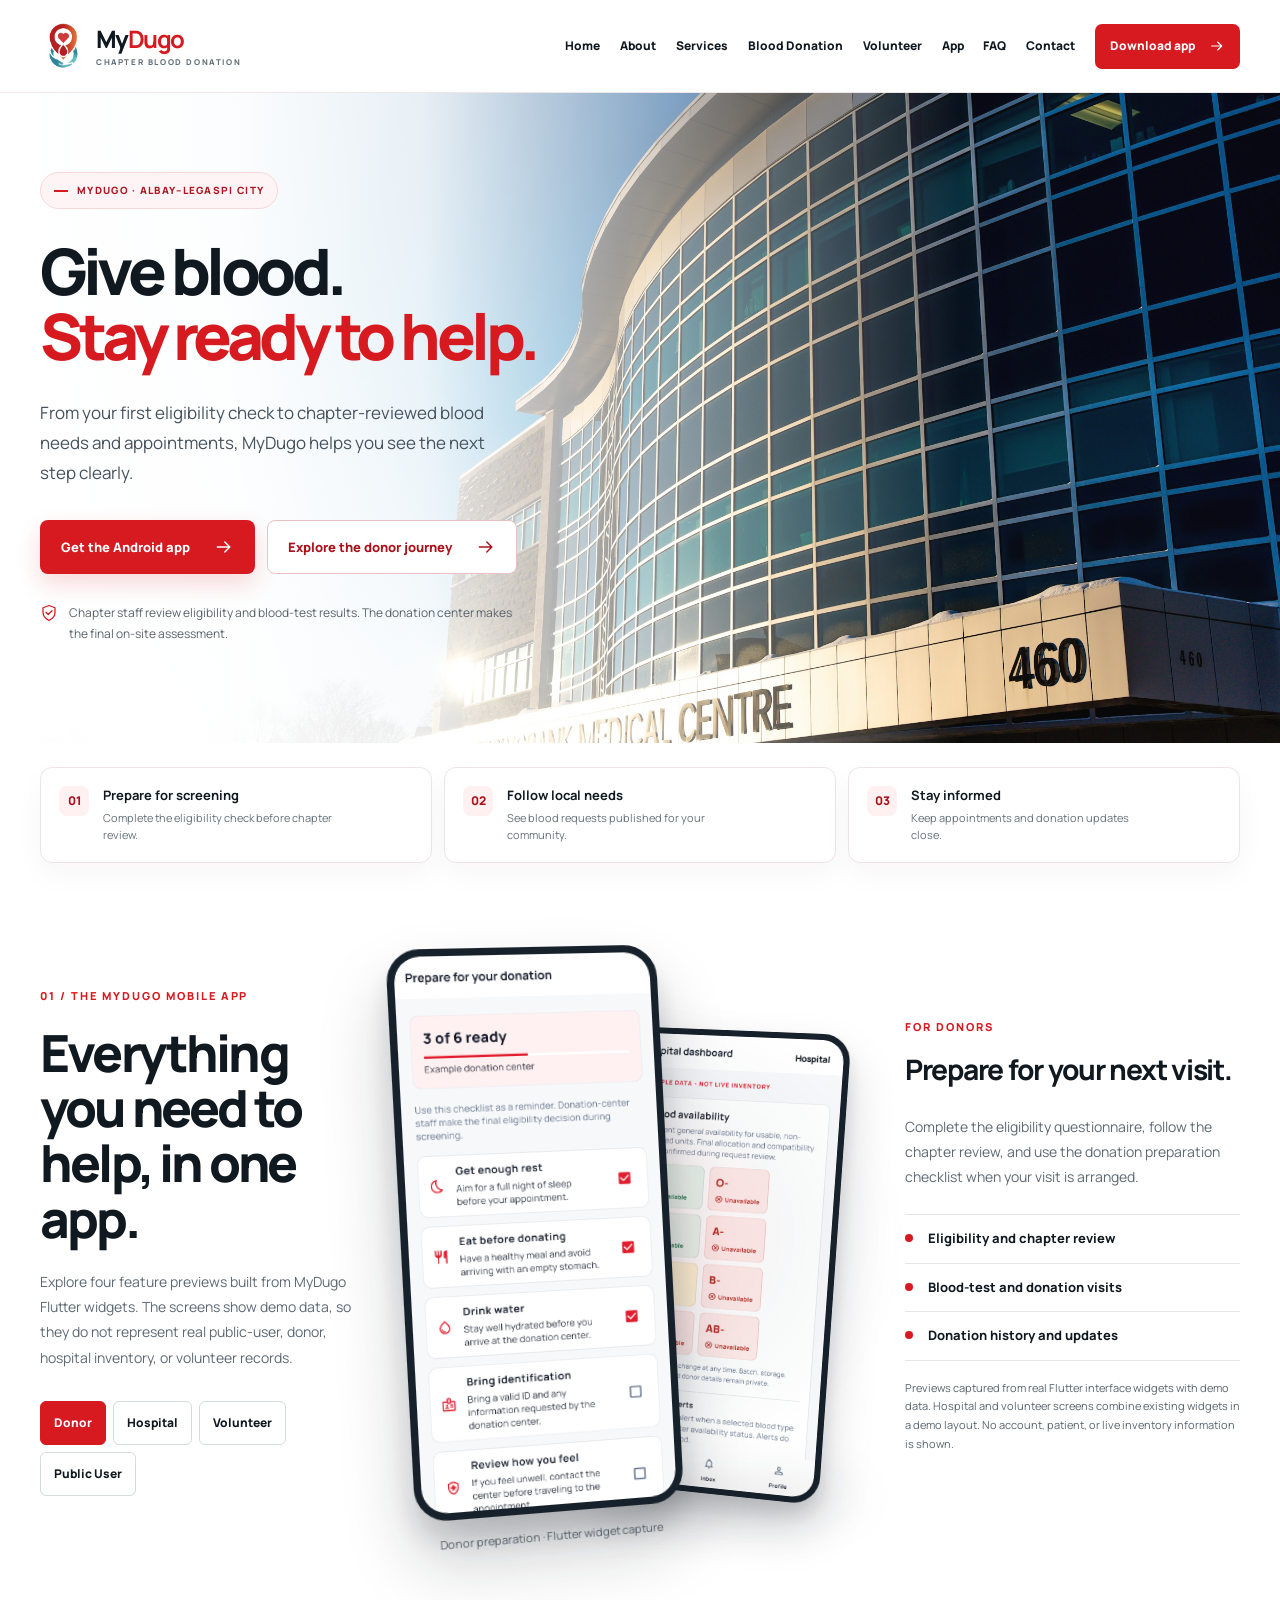
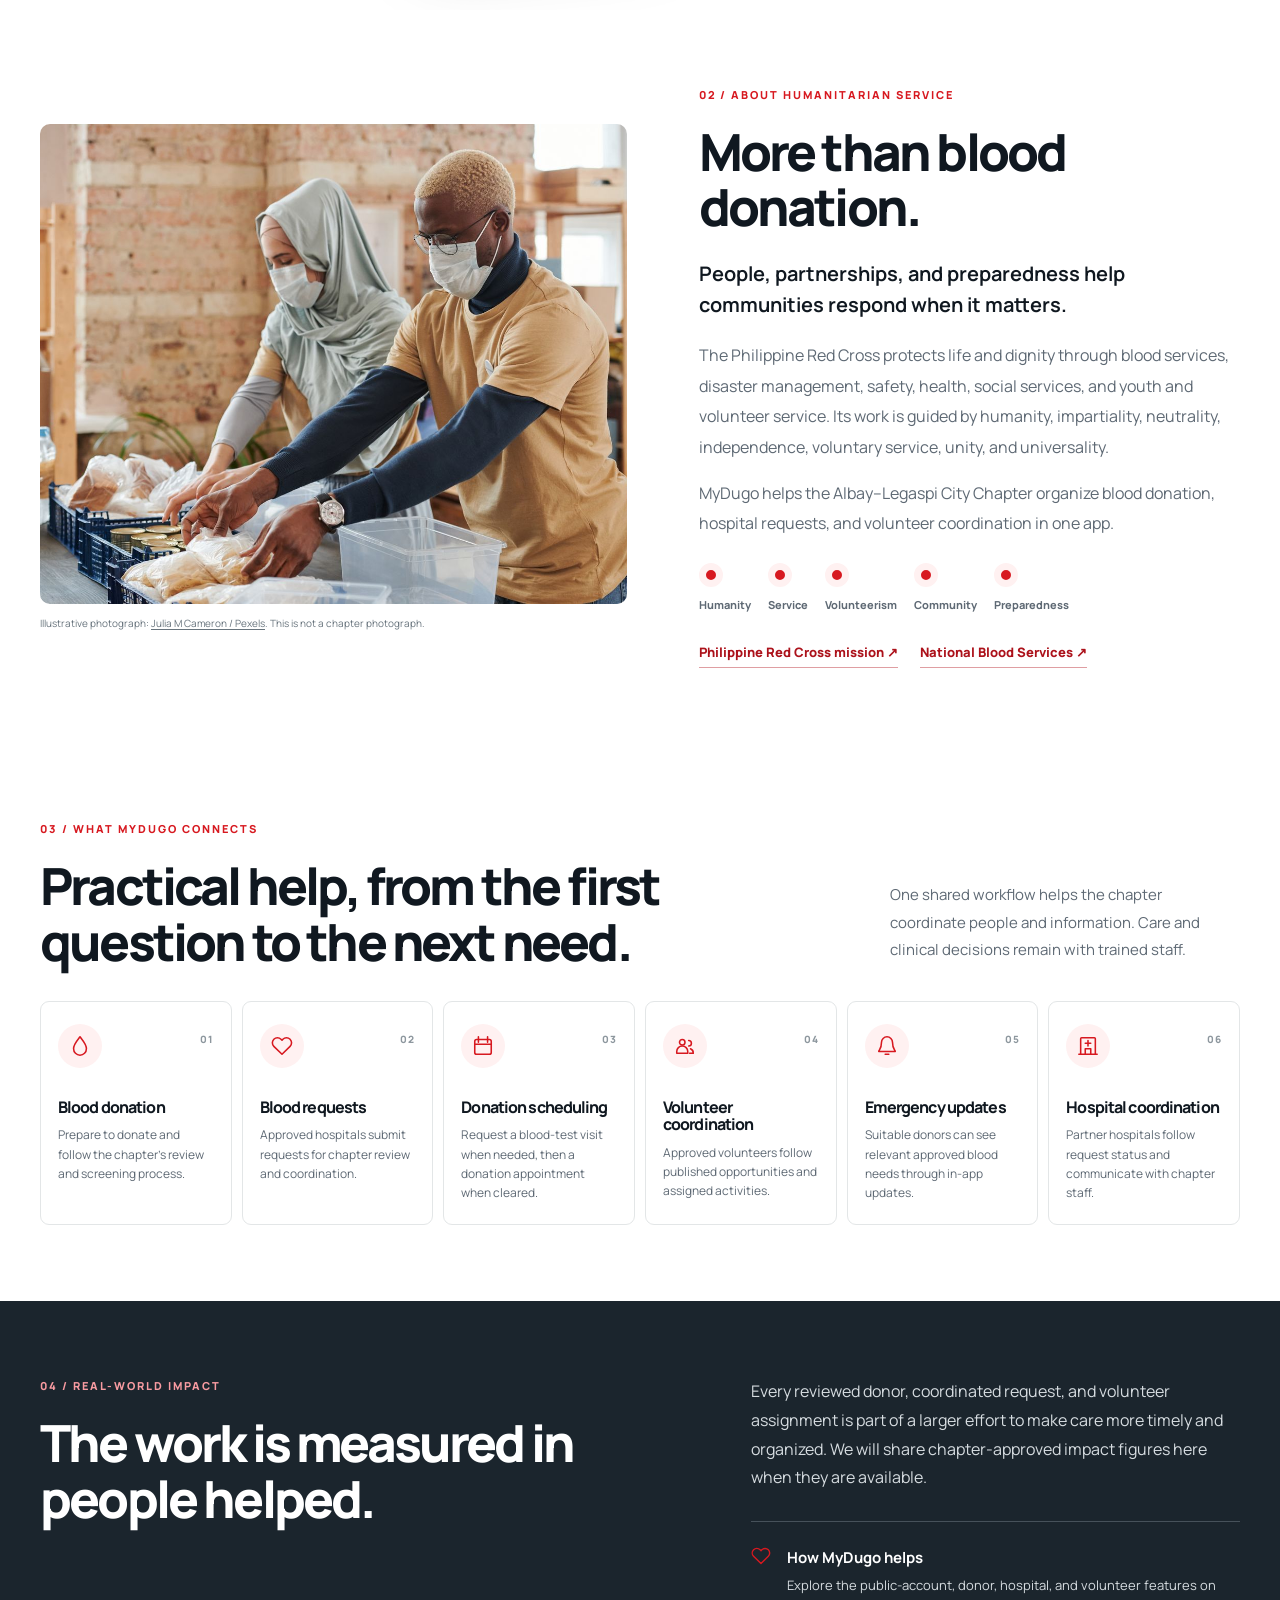
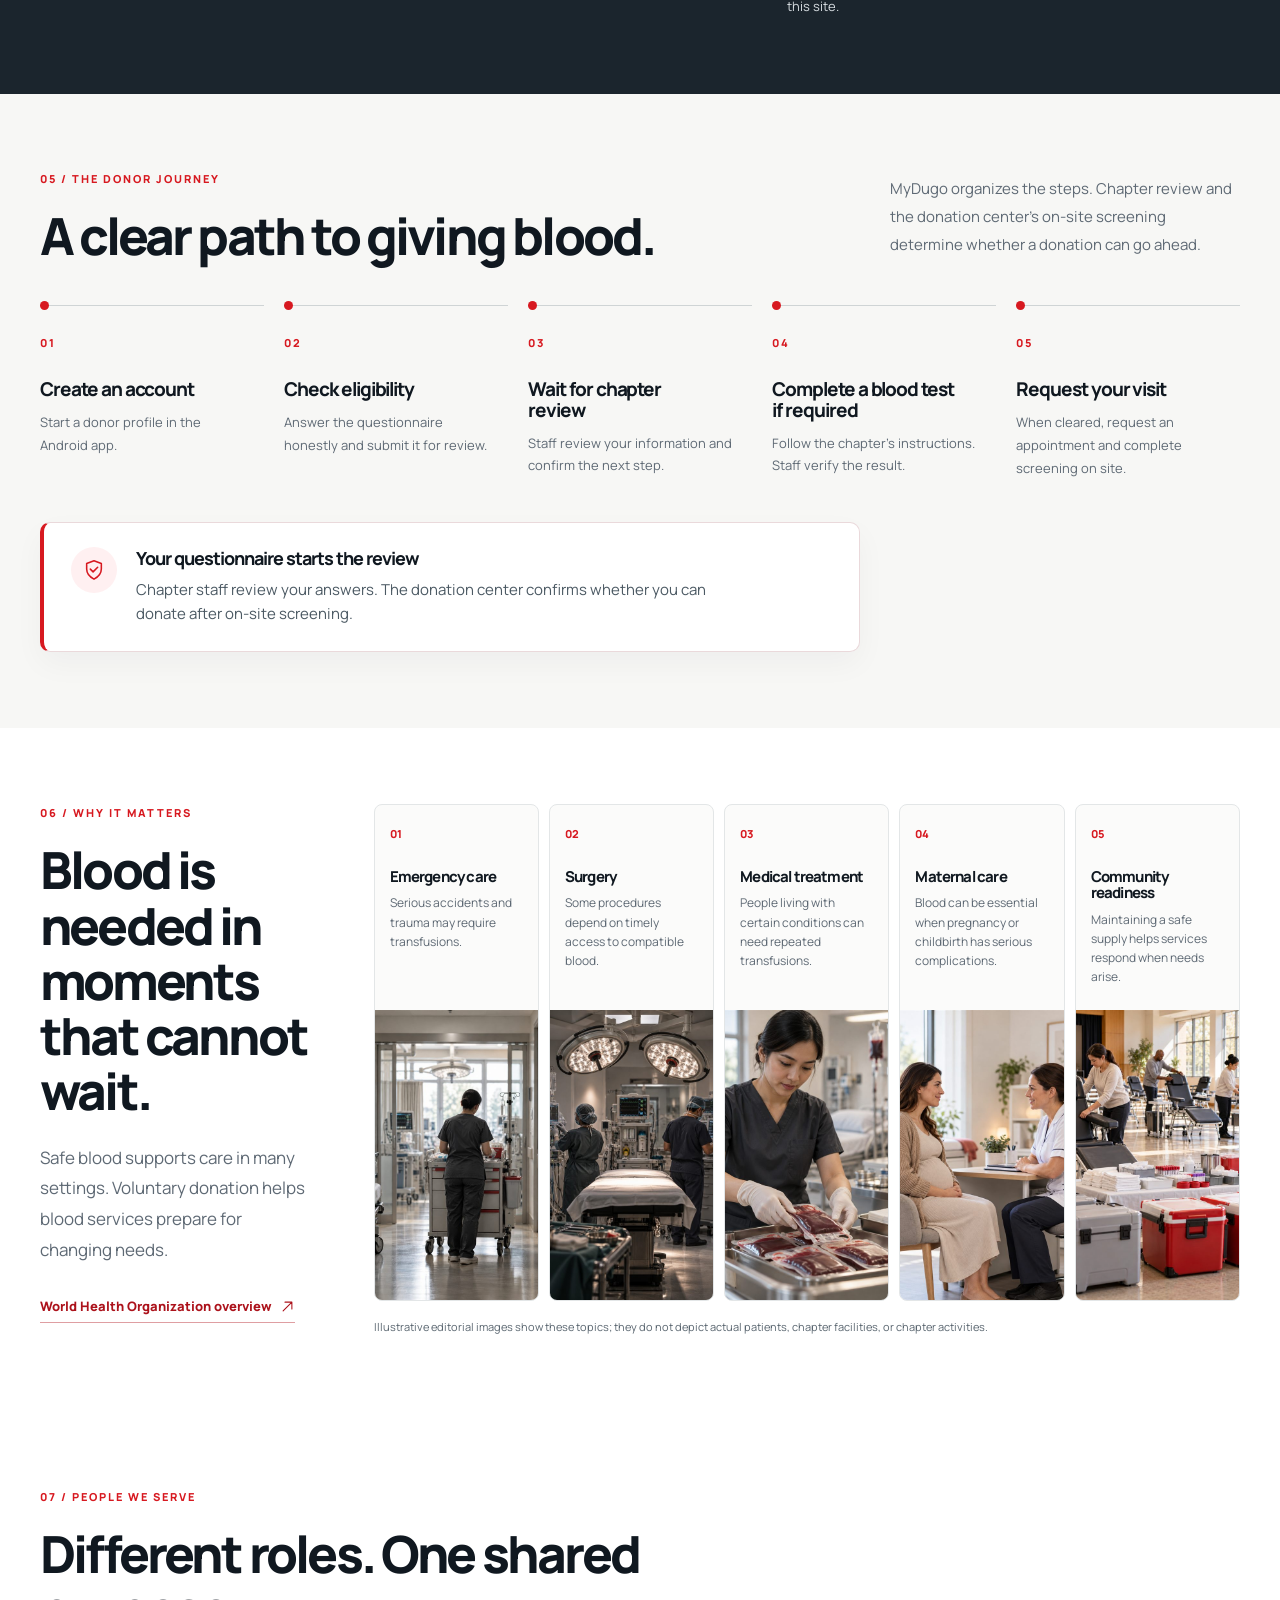
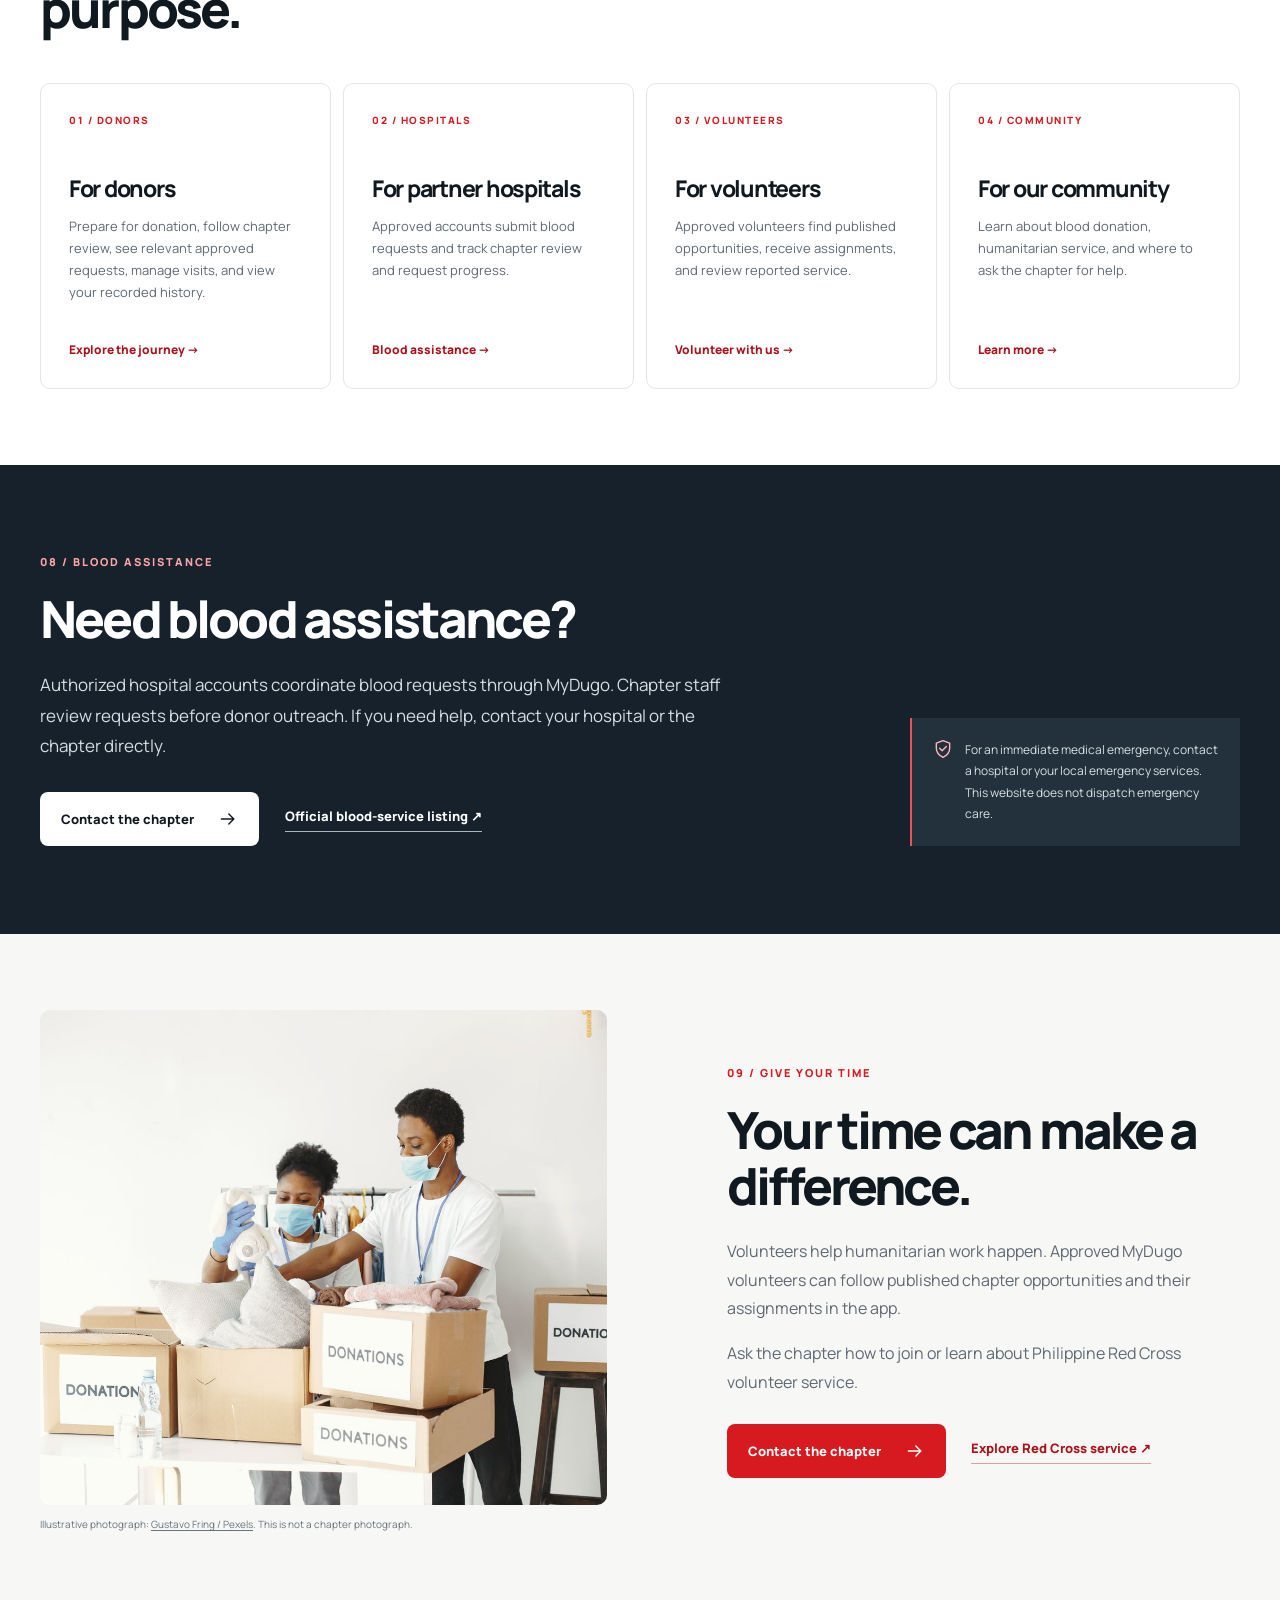
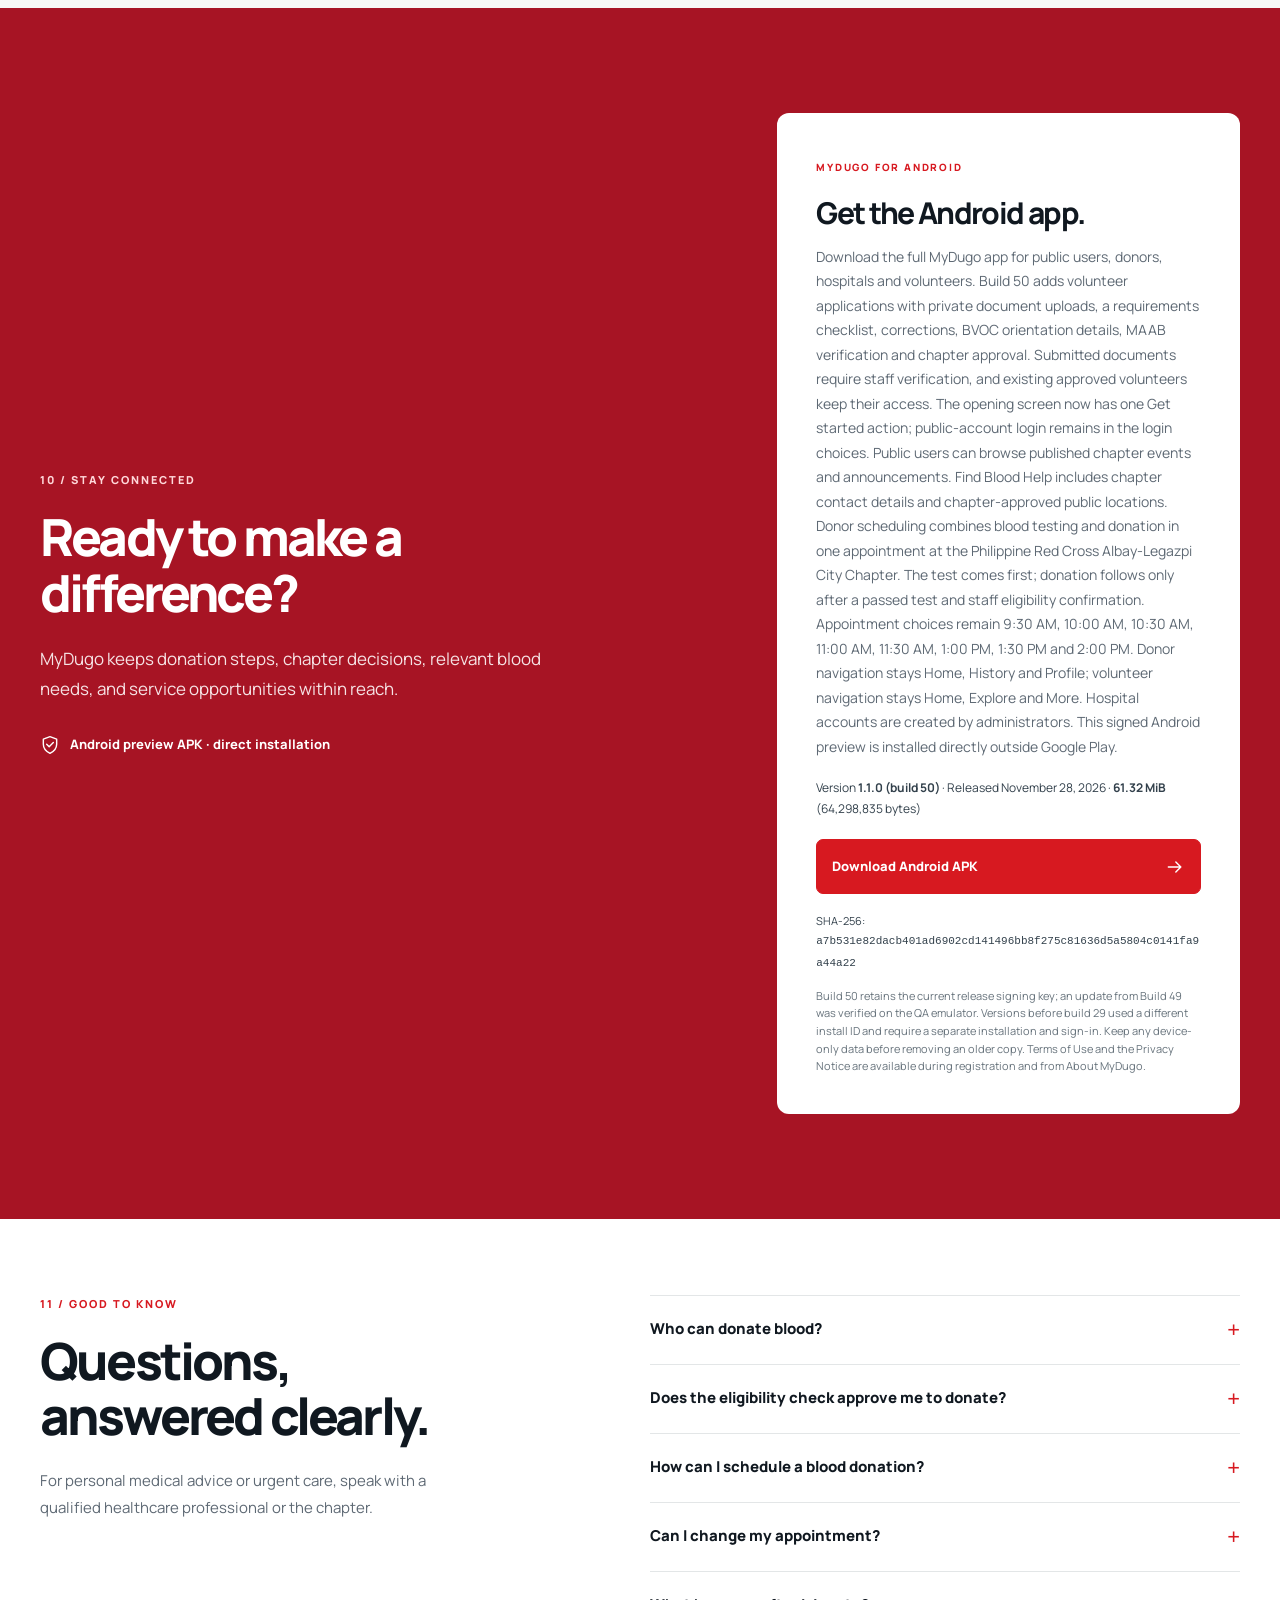
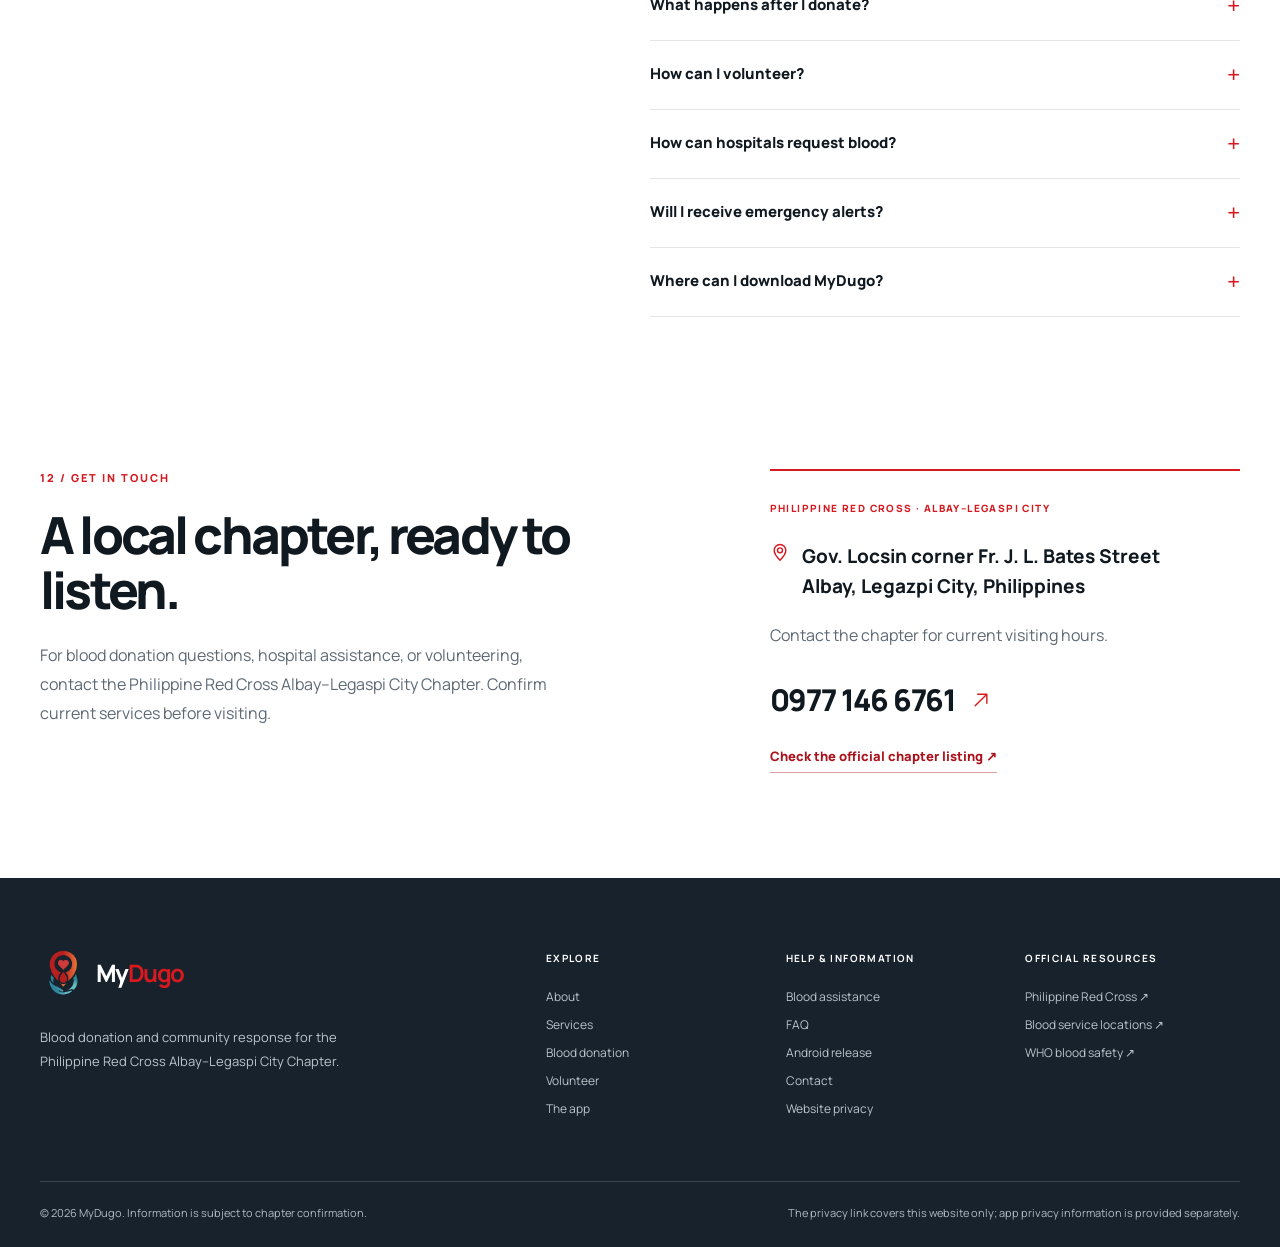
<file: index.html>
<!doctype html>
<html lang="en">
<head>
  <meta charset="utf-8">
  <meta name="viewport" content="width=device-width, initial-scale=1">
  <meta name="theme-color" content="#f7f7f5">
  <meta name="description" content="MyDugo connects blood donors, hospitals, volunteers, and chapter staff in Albay–Legaspi City. Learn about donation and the Android app.">
  <title>MyDugo | Give blood. Stay ready. Help your community.</title>
  <link rel="icon" type="image/png" href="assets/logo.png">
  <link rel="preload" href="assets/Manrope.ttf" as="font" type="font/ttf" crossorigin>
  <link rel="stylesheet" href="styles.css?v=20261102-real-building">
  <script src="site.js?v=20261102-public-preview" defer></script>
</head>
<body>
  <a class="skip-link" href="#main">Skip to content</a>
  <svg class="icon-library" xmlns="http://www.w3.org/2000/svg" aria-hidden="true" focusable="false">
    <symbol id="i-arrow" viewBox="0 0 24 24"><path d="M4 12h15m-6-6 6 6-6 6"/></symbol>
    <symbol id="i-up" viewBox="0 0 24 24"><path d="M5 19 19 5M8 5h11v11"/></symbol>
    <symbol id="i-drop" viewBox="0 0 24 24"><path d="M12 2c-3 4-7 8-7 13a7 7 0 0 0 14 0c0-5-4-9-7-13Z"/></symbol>
    <symbol id="i-heart" viewBox="0 0 24 24"><path d="M20.8 4.6a5.5 5.5 0 0 0-7.8 0L12 5.7l-1.1-1.1a5.5 5.5 0 0 0-7.8 7.8L12 21l8.8-8.6a5.5 5.5 0 0 0 0-7.8Z"/></symbol>
    <symbol id="i-calendar" viewBox="0 0 24 24"><rect x="3" y="5" width="18" height="16" rx="2"/><path d="M7 2v6m10-6v6M3 10h18"/></symbol>
    <symbol id="i-users" viewBox="0 0 24 24"><circle cx="9" cy="8" r="3"/><path d="M3 20v-2a6 6 0 0 1 12 0v2H3Zm13-14a3 3 0 0 1 0 6m2 3a5 5 0 0 1 3 5h-4"/></symbol>
    <symbol id="i-hospital" viewBox="0 0 24 24"><path d="M4 21V4a1 1 0 0 1 1-1h14a1 1 0 0 1 1 1v17H4Zm-2 0h20M9 21v-6h6v6M12 6v6m-3-3h6"/></symbol>
    <symbol id="i-bell" viewBox="0 0 24 24"><path d="M18 8a6 6 0 0 0-12 0c0 8-3 8-3 10h18c0-2-3-2-3-10Zm-8 13h4"/></symbol>
    <symbol id="i-shield" viewBox="0 0 24 24"><path d="M12 2 4 5v6c0 5 3.3 8.6 8 11 4.7-2.4 8-6 8-11V5l-8-3Zm-4 9 3 3 5-5"/></symbol>
    <symbol id="i-pin" viewBox="0 0 24 24"><path d="M19 10c0 5-7 12-7 12S5 15 5 10a7 7 0 0 1 14 0Zm-7-3a3 3 0 1 0 0 6 3 3 0 0 0 0-6Z"/></symbol>
  </svg>
  <header class="site-header" id="site-header">
    <div class="container header-inner">
      <a class="brand" href="#top" aria-label="MyDugo home"><img src="assets/logo.png" alt="" width="46" height="46"><span>My<b>Dugo</b><small>CHAPTER BLOOD DONATION</small></span></a>
      <button class="menu-toggle" type="button" aria-label="Open navigation" aria-expanded="false" aria-controls="site-nav"><span></span><span></span><span></span></button>
      <nav id="site-nav" class="site-nav" aria-label="Main navigation">
        <a href="#top">Home</a><a href="#about">About</a><a href="#services">Services</a><a href="#blood-donation">Blood Donation</a><a href="#volunteer">Volunteer</a><a href="#app">App</a><a href="#faq">FAQ</a><a href="#contact">Contact</a>
        <a class="nav-download" href="#download">Download app <svg class="icon" aria-hidden="true"><use href="#i-arrow"></use></svg></a>
      </nav>
    </div>
  </header>
  <main id="main">
    <section id="top" class="hero">
      <div class="hero-stage">
        <figure class="hero-scene">
          <img src="assets/medical-building-photo.jpg" alt="Sunlit modern medical building with a curved glass facade" width="2400" height="1600" fetchpriority="high">
        </figure>
        <div class="container hero-content">
          <div class="hero-copy">
            <p class="hero-kicker"><span aria-hidden="true"></span> MYDUGO · ALBAY–LEGASPI CITY</p>
            <h1>Give blood.<br><em>Stay ready to help.</em></h1>
            <p class="hero-lede">From your first eligibility check to chapter-reviewed blood needs and appointments, MyDugo helps you see the next step clearly.</p>
            <div class="hero-actions"><a class="button button-primary" href="https://github.com/redblue1912/mydugo-public-site/releases/download/v1.1.0-build50/MyDugo-1.1.0-build50-release.apk">Get the Android app <svg class="icon" aria-hidden="true"><use href="#i-arrow"></use></svg></a><a class="button button-outline" href="#blood-donation">Explore the donor journey <svg class="icon" aria-hidden="true"><use href="#i-arrow"></use></svg></a></div>
            <p class="hero-assurance"><svg class="icon" aria-hidden="true"><use href="#i-shield"></use></svg><span>Chapter staff review eligibility and blood-test results. The donation center makes the final on-site assessment.</span></p>
          </div>
        </div>
      </div>
      <div class="container hero-foot" aria-label="What MyDugo helps you do">
        <div class="hero-foot-item"><span class="hero-foot-number">01</span><span><strong>Prepare for screening</strong><small>Complete the eligibility check before chapter review.</small></span></div>
        <div class="hero-foot-item"><span class="hero-foot-number">02</span><span><strong>Follow local needs</strong><small>See blood requests published for your community.</small></span></div>
        <div class="hero-foot-item"><span class="hero-foot-number">03</span><span><strong>Stay informed</strong><small>Keep appointments and donation updates close.</small></span></div>
      </div>
    </section>

    <section id="app" class="section app-section"><div class="container">
      <div class="section-heading app-intro">
        <div><p class="kicker">01 / THE MYDUGO MOBILE APP</p><h2>Everything you need to help, in one app.</h2></div>
        <p>Explore four feature previews built from MyDugo Flutter widgets. The screens show demo data, so they do not represent real public-user, donor, hospital inventory, or volunteer records.</p>
        <div class="role-switcher" role="group" aria-label="Choose an app view">
          <button type="button" class="is-active" data-role="donor" aria-pressed="true">Donor</button>
          <button type="button" data-role="hospital" aria-pressed="false">Hospital</button>
          <button type="button" data-role="volunteer" aria-pressed="false">Volunteer</button>
          <button type="button" data-role="public" aria-pressed="false">Public User</button>
        </div>
      </div>
      <div class="role-stage" aria-label="MyDugo Flutter widget previews">
        <figure class="role-shot is-active" data-role="donor" data-label="Donor" aria-hidden="false"><div class="phone-frame"><img src="assets/donor-feature.png" alt="MyDugo donor preparation checklist with example progress" width="780" height="1688" loading="lazy"></div><figcaption>Donor preparation · Flutter widget capture</figcaption></figure>
        <figure class="role-shot is-next" data-role="hospital" data-label="Hospital" aria-hidden="true"><div class="phone-frame"><img src="assets/hospital-feature.png" alt="MyDugo hospital blood availability screen with example statuses" width="780" height="1688" loading="lazy"></div><figcaption>Hospital availability · Flutter widget preview</figcaption></figure>
        <figure class="role-shot" data-role="volunteer" data-label="Volunteer" aria-hidden="true"><div class="phone-frame"><img src="assets/volunteer-feature.png" alt="MyDugo volunteer dashboard widgets with example service hours" width="780" height="1688" loading="lazy"></div><figcaption>Volunteer opportunities · Flutter widget preview</figcaption></figure>
        <figure class="role-shot" data-role="public" data-label="Public User" aria-hidden="true"><div class="phone-frame"><img src="assets/public-feature.png" alt="MyDugo registered public-user dashboard with sample events and announcements" width="780" height="1688" loading="lazy"></div><figcaption>Public dashboard · Flutter widget capture</figcaption></figure>
      </div>
      <div class="role-details" aria-live="polite">
        <div class="role-detail" data-role="donor"><p class="kicker">FOR DONORS</p><h3>Prepare for your next visit.</h3><p>Complete the eligibility questionnaire, follow the chapter review, and use the donation preparation checklist when your visit is arranged.</p><ul><li>Eligibility and chapter review</li><li>Blood-test and donation visits</li><li>Donation history and updates</li></ul></div>
        <div class="role-detail" data-role="hospital" hidden><p class="kicker">FOR PARTNER HOSPITALS</p><h3>Coordinate blood requests clearly.</h3><p>Chapter administrators create hospital accounts. Authorized hospital staff can check general availability, submit requests, and follow the chapter's review and response.</p><ul><li>General blood availability</li><li>Request submission and status</li><li>Availability alert preferences</li></ul></div>
        <div class="role-detail" data-role="volunteer" hidden><p class="kicker">FOR VOLUNTEERS</p><h3>See where you can help.</h3><p>Approved volunteers can explore opportunities, check their schedule, and review recorded service after chapter assignments.</p><ul><li>Published opportunities</li><li>Assignments and schedule</li><li>Recorded service history</li></ul></div>
        <div class="role-detail" data-role="public" hidden><p class="kicker">FOR PUBLIC USERS</p><h3>Stay close to your community.</h3><p>Create a public account, verify your email, and log in to your own dashboard. Explore chapter events and read the latest public announcements.</p><ul><li>Personal public-user dashboard</li><li>Event search and activity details</li><li>Read-only chapter announcements</li></ul></div>
        <p class="demo-disclosure">Previews captured from real Flutter interface widgets with demo data. Hospital and volunteer screens combine existing widgets in a demo layout. No account, patient, or live inventory information is shown.</p>
      </div>
    </div></section>

    <section id="about" class="section about"><div class="container about-grid">
      <figure class="about-media photo-figure"><img src="assets/community-aid.jpg" alt="Two volunteers preparing donated supplies" width="1400" height="933" loading="lazy"><figcaption>Illustrative photograph: <a href="https://www.pexels.com/photo/volunteers-preparing-donations-6995212/" target="_blank" rel="noopener noreferrer">Julia M Cameron / Pexels</a>. This is not a chapter photograph.</figcaption></figure>
      <div class="about-copy"><p class="kicker">02 / ABOUT HUMANITARIAN SERVICE</p><h2>More than blood donation.</h2><p class="about-lede">People, partnerships, and preparedness help communities respond when it matters.</p><div class="about-detail"><p>The Philippine Red Cross protects life and dignity through blood services, disaster management, safety, health, social services, and youth and volunteer service. Its work is guided by humanity, impartiality, neutrality, independence, voluntary service, unity, and universality.</p><p>MyDugo helps the Albay–Legaspi City Chapter organize blood donation, hospital requests, and volunteer coordination in one app.</p></div>
        <ul class="value-list"><li>Humanity</li><li>Service</li><li>Volunteerism</li><li>Community</li><li>Preparedness</li></ul>
        <div class="about-links"><a class="inline-link" href="https://redcross.org.ph/about-us/" target="_blank" rel="noopener noreferrer">Philippine Red Cross mission ↗</a><a class="inline-link" href="https://redcross.org.ph/national-blood-service/" target="_blank" rel="noopener noreferrer">National Blood Services ↗</a></div>
      </div>
    </div></section>

    <section id="services" class="section services"><div class="container">
      <div class="section-heading"><div><p class="kicker">03 / WHAT MYDUGO CONNECTS</p><h2>Practical help, from the first question to the next need.</h2></div><p>One shared workflow helps the chapter coordinate people and information. Care and clinical decisions remain with trained staff.</p></div>
      <div class="services-grid">
        <article class="service-card"><span class="card-icon"><svg class="icon" aria-hidden="true"><use href="#i-drop"></use></svg></span><span class="card-number">01</span><h3>Blood donation</h3><p>Prepare to donate and follow the chapter's review and screening process.</p></article>
        <article class="service-card"><span class="card-icon"><svg class="icon" aria-hidden="true"><use href="#i-heart"></use></svg></span><span class="card-number">02</span><h3>Blood requests</h3><p>Approved hospitals submit requests for chapter review and coordination.</p></article>
        <article class="service-card"><span class="card-icon"><svg class="icon" aria-hidden="true"><use href="#i-calendar"></use></svg></span><span class="card-number">03</span><h3>Donation scheduling</h3><p>Request a blood-test visit when needed, then a donation appointment when cleared.</p></article>
        <article class="service-card"><span class="card-icon"><svg class="icon" aria-hidden="true"><use href="#i-users"></use></svg></span><span class="card-number">04</span><h3>Volunteer coordination</h3><p>Approved volunteers follow published opportunities and assigned activities.</p></article>
        <article class="service-card"><span class="card-icon"><svg class="icon" aria-hidden="true"><use href="#i-bell"></use></svg></span><span class="card-number">05</span><h3>Emergency updates</h3><p>Suitable donors can see relevant approved blood needs through in-app updates.</p></article>
        <article class="service-card"><span class="card-icon"><svg class="icon" aria-hidden="true"><use href="#i-hospital"></use></svg></span><span class="card-number">06</span><h3>Hospital coordination</h3><p>Partner hospitals follow request status and communicate with chapter staff.</p></article>
      </div>
    </div></section>

    <section class="section impact"><div class="container impact-grid"><div><p class="kicker">04 / REAL-WORLD IMPACT</p><h2>The work is measured in people helped.</h2></div><div><p>Every reviewed donor, coordinated request, and volunteer assignment is part of a larger effort to make care more timely and organized. We will share chapter-approved impact figures here when they are available.</p><div class="story-note"><svg class="icon" aria-hidden="true"><use href="#i-heart"></use></svg><div><strong>How MyDugo helps</strong><span>Explore the public-account, donor, hospital, and volunteer features on this site.</span></div></div></div></div></section>

    <section id="blood-donation" class="section donation"><div class="container">
      <div class="section-heading"><div><p class="kicker">05 / THE DONOR JOURNEY</p><h2>A clear path to giving blood.</h2></div><p>MyDugo organizes the steps. Chapter review and the donation center's on-site screening determine whether a donation can go ahead.</p></div>
      <ol class="journey-list">
        <li><span>01</span><div><h3>Create an account</h3><p>Start a donor profile in the Android app.</p></div></li>
        <li><span>02</span><div><h3>Check eligibility</h3><p>Answer the questionnaire honestly and submit it for review.</p></div></li>
        <li><span>03</span><div><h3>Wait for chapter review</h3><p>Staff review your information and confirm the next step.</p></div></li>
        <li><span>04</span><div><h3>Complete a blood test if required</h3><p>Follow the chapter's instructions. Staff verify the result.</p></div></li>
        <li><span>05</span><div><h3>Request your visit</h3><p>When cleared, request an appointment and complete screening on site.</p></div></li>
      </ol>
      <aside class="journey-note" aria-label="About the eligibility questionnaire"><span class="journey-note-icon"><svg class="icon" aria-hidden="true"><use href="#i-shield"></use></svg></span><div><h3>Your questionnaire starts the review</h3><p>Chapter staff review your answers. The donation center confirms whether you can donate after on-site screening.</p></div></aside>
    </div></section>

    <section class="section why"><div class="container why-layout"><div class="why-intro"><p class="kicker">06 / WHY IT MATTERS</p><h2>Blood is needed in moments that cannot wait.</h2><p>Safe blood supports care in many settings. Voluntary donation helps blood services prepare for changing needs.</p><a class="inline-link" href="https://www.who.int/health-topics/blood-transfusion-safety" target="_blank" rel="noopener noreferrer">World Health Organization overview <svg class="icon" aria-hidden="true"><use href="#i-up"></use></svg></a></div><div class="why-list">
      <article><span>01</span><div><h3>Emergency care</h3><p>Serious accidents and trauma may require transfusions.</p></div><div class="why-card-image"><img src="assets/why-emergency.jpg" alt="Illustrative depiction of a clinician preparing emergency equipment" width="600" height="900" loading="lazy" decoding="async"></div></article>
      <article><span>02</span><div><h3>Surgery</h3><p>Some procedures depend on timely access to compatible blood.</p></div><div class="why-card-image"><img src="assets/why-surgery.jpg" alt="Illustrative depiction of clinicians preparing an operating room" width="600" height="900" loading="lazy" decoding="async"></div></article>
      <article><span>03</span><div><h3>Medical treatment</h3><p>People living with certain conditions can need repeated transfusions.</p></div><div class="why-card-image"><img src="assets/why-treatment.jpg" alt="Illustrative depiction of a clinician handling blood treatment supplies" width="600" height="900" loading="lazy" decoding="async"></div></article>
      <article><span>04</span><div><h3>Maternal care</h3><p>Blood can be essential when pregnancy or childbirth has serious complications.</p></div><div class="why-card-image"><img src="assets/why-maternal.jpg" alt="Illustrative depiction of a pregnant woman talking with a midwife" width="600" height="900" loading="lazy" decoding="async"></div></article>
      <article><span>05</span><div><h3>Community readiness</h3><p>Maintaining a safe supply helps services respond when needs arise.</p></div><div class="why-card-image"><img src="assets/why-blood-readiness.jpg" alt="Illustrative depiction of staff preparing chairs and supplies for a blood donation drive" width="600" height="900" loading="lazy" decoding="async"></div></article>
      <p class="why-disclosure">Illustrative editorial images show these topics; they do not depict actual patients, chapter facilities, or chapter activities.</p>
    </div></div></section>

    <section class="section audiences"><div class="container"><p class="kicker">07 / PEOPLE WE SERVE</p><h2>Different roles. One shared purpose.</h2><div class="audience-grid">
      <article><span>01 / DONORS</span><h3>For donors</h3><p>Prepare for donation, follow chapter review, see relevant approved requests, manage visits, and view your recorded history.</p><a href="#blood-donation">Explore the journey →</a></article>
      <article><span>02 / HOSPITALS</span><h3>For partner hospitals</h3><p>Approved accounts submit blood requests and track chapter review and request progress.</p><a href="#assistance">Blood assistance →</a></article>
      <article><span>03 / VOLUNTEERS</span><h3>For volunteers</h3><p>Approved volunteers find published opportunities, receive assignments, and review reported service.</p><a href="#volunteer">Volunteer with us →</a></article>
      <article><span>04 / COMMUNITY</span><h3>For our community</h3><p>Learn about blood donation, humanitarian service, and where to ask the chapter for help.</p><a href="#about">Learn more →</a></article>
    </div></div></section>

    <section id="assistance" class="assistance"><div class="container assistance-inner"><div><p class="kicker">08 / BLOOD ASSISTANCE</p><h2>Need blood assistance?</h2><p>Authorized hospital accounts coordinate blood requests through MyDugo. Chapter staff review requests before donor outreach. If you need help, contact your hospital or the chapter directly.</p><div class="assistance-actions"><a class="button button-light" href="#contact">Contact the chapter <svg class="icon" aria-hidden="true"><use href="#i-arrow"></use></svg></a><a class="text-link-light" href="https://redcross.org.ph/give-blood/" target="_blank" rel="noopener noreferrer">Official blood-service listing ↗</a></div></div><p class="emergency-notice"><svg class="icon" aria-hidden="true"><use href="#i-shield"></use></svg> For an immediate medical emergency, contact a hospital or your local emergency services. This website does not dispatch emergency care.</p></div></section>

    <section id="volunteer" class="section volunteer"><div class="container volunteer-grid"><figure class="volunteer-media photo-figure"><img src="assets/volunteers.jpg" alt="Volunteers sorting donated supplies into boxes" width="1400" height="933" loading="lazy"><figcaption>Illustrative photograph: <a href="https://www.pexels.com/photo/volunteers-packing-up-goods-7156179/" target="_blank" rel="noopener noreferrer">Gustavo Fring / Pexels</a>. This is not a chapter photograph.</figcaption></figure><div class="volunteer-copy"><p class="kicker">09 / GIVE YOUR TIME</p><h2>Your time can make a difference.</h2><p>Volunteers help humanitarian work happen. Approved MyDugo volunteers can follow published chapter opportunities and their assignments in the app.</p><p>Ask the chapter how to join or learn about Philippine Red Cross volunteer service.</p><div class="volunteer-actions"><a class="button button-primary" href="#contact">Contact the chapter <svg class="icon" aria-hidden="true"><use href="#i-arrow"></use></svg></a><a class="inline-link" href="https://redcross.org.ph/about-us/" target="_blank" rel="noopener noreferrer">Explore Red Cross service ↗</a></div></div></div></section>

    <section id="download" class="download"><div class="container download-grid"><div><p class="kicker">10 / STAY CONNECTED</p><h2>Ready to make a difference?</h2><p>MyDugo keeps donation steps, chapter decisions, relevant blood needs, and service opportunities within reach.</p><div class="download-platform"><svg class="icon" aria-hidden="true"><use href="#i-shield"></use></svg> Android preview APK · direct installation</div></div><div class="download-panel"><span>MYDUGO FOR ANDROID</span><h3>Get the Android app.</h3><p>Download the full MyDugo app for public users, donors, hospitals and volunteers. Build 50 adds volunteer applications with private document uploads, a requirements checklist, corrections, BVOC orientation details, MAAB verification and chapter approval. Submitted documents require staff verification, and existing approved volunteers keep their access. The opening screen now has one Get started action; public-account login remains in the login choices. Public users can browse published chapter events and announcements. Find Blood Help includes chapter contact details and chapter-approved public locations. Donor scheduling combines blood testing and donation in one appointment at the Philippine Red Cross Albay-Legazpi City Chapter. The test comes first; donation follows only after a passed test and staff eligibility confirmation. Appointment choices remain 9:30 AM, 10:00 AM, 10:30 AM, 11:00 AM, 11:30 AM, 1:00 PM, 1:30 PM and 2:00 PM. Donor navigation stays Home, History and Profile; volunteer navigation stays Home, Explore and More. Hospital accounts are created by administrators. This signed Android preview is installed directly outside Google Play.</p><p class="release-details">Version <strong>1.1.0 (build 50)</strong> · Released November 28, 2026 · <strong>61.32 MiB</strong> (64,298,835 bytes)</p><a class="download-link" href="https://github.com/redblue1912/mydugo-public-site/releases/download/v1.1.0-build50/MyDugo-1.1.0-build50-release.apk">Download Android APK <svg class="icon" aria-hidden="true"><use href="#i-arrow"></use></svg></a><p class="release-hash">SHA-256: <code>a7b531e82dacb401ad6902cd141496bb8f275c81636d5a5804c0141fa9a44a22</code></p><small>Build 50 retains the current release signing key; an update from Build 49 was verified on the QA emulator. Versions before build 29 used a different install ID and require a separate installation and sign-in. Keep any device-only data before removing an older copy. Terms of Use and the Privacy Notice are available during registration and from About MyDugo.</small></div></div></section>

    <section id="faq" class="section faq"><div class="container faq-grid"><div><p class="kicker">11 / GOOD TO KNOW</p><h2>Questions, answered clearly.</h2><p>For personal medical advice or urgent care, speak with a qualified healthcare professional or the chapter.</p></div><div class="faq-list">
      <details><summary>Who can donate blood?</summary><p>Donation depends on a health assessment and blood-service requirements. Complete the app questionnaire for chapter review, then follow the donation center's on-site screening. See <a href="https://redcross.org.ph/national-blood-service/" target="_blank" rel="noopener noreferrer">Philippine Red Cross blood-service guidance</a>.</p></details>
      <details><summary>Does the eligibility check approve me to donate?</summary><p>No. Chapter staff review your answers and any required blood-test result. The donation center makes the final on-site decision.</p></details>
      <details><summary>How can I schedule a blood donation?</summary><p>After the required chapter approvals, request an available donation appointment in MyDugo. You may need a blood-test visit first.</p></details>
      <details><summary>Can I change my appointment?</summary><p>Review your appointment in the app and use its available update options, or contact the chapter if you need help. Availability and chapter confirmation still apply.</p></details>
      <details><summary>What happens after I donate?</summary><p>Donations recorded to your account appear in your history after staff process them. Ask the donation center for personal post-donation guidance.</p></details>
      <details><summary>How can I volunteer?</summary><p>Contact the chapter about joining. Approved volunteers can follow published opportunities and assignments in MyDugo.</p></details>
      <details><summary>How can hospitals request blood?</summary><p>Approved partner hospital accounts submit requests in the app for chapter review. Patients and families should contact their treating hospital or the chapter directly.</p></details>
      <details><summary>Will I receive emergency alerts?</summary><p>Relevant approved blood needs and chapter updates can appear in the app. Device notification delivery depends on device settings and app configuration; never rely on the app alone in an emergency.</p></details>
      <details><summary>Where can I download MyDugo?</summary><p>Use the signed Android preview APK in the <a href="#download">download section</a>. It is a direct GitHub download, not a Google Play listing. No iOS release is confirmed.</p></details>
    </div></div></section>

    <section id="contact" class="section contact"><div class="container contact-grid"><div><p class="kicker">12 / GET IN TOUCH</p><h2>A local chapter, ready to listen.</h2><p>For blood donation questions, hospital assistance, or volunteering, contact the Philippine Red Cross Albay–Legaspi City Chapter. Confirm current services before visiting.</p></div><div class="contact-card"><span class="contact-eyebrow">PHILIPPINE RED CROSS · ALBAY–LEGASPI CITY</span><div><svg class="icon" aria-hidden="true"><use href="#i-pin"></use></svg><address>Gov. Locsin corner Fr. J. L. Bates Street<br>Albay, Legazpi City, Philippines</address></div><p>Contact the chapter for current visiting hours.</p><a class="contact-phone" href="tel:+639771466761">0977 146 6761 <svg class="icon" aria-hidden="true"><use href="#i-up"></use></svg></a><a class="inline-link" href="https://redcross.org.ph/give-blood/" target="_blank" rel="noopener noreferrer">Check the official chapter listing ↗</a></div></div></section>
  </main>
  <footer class="footer"><div class="container"><div class="footer-main"><div class="footer-brand"><a class="brand" href="#top" aria-label="MyDugo home"><img src="assets/logo.png" alt="" width="44" height="44"><span>My<b>Dugo</b></span></a><p>Blood donation and community response for the Philippine Red Cross Albay–Legaspi City Chapter.</p></div><div class="footer-links"><div><strong>Explore</strong><a href="#about">About</a><a href="#services">Services</a><a href="#blood-donation">Blood donation</a><a href="#volunteer">Volunteer</a><a href="#app">The app</a></div><div><strong>Help &amp; information</strong><a href="#assistance">Blood assistance</a><a href="#faq">FAQ</a><a href="#download">Android release</a><a href="#contact">Contact</a><a href="privacy.html">Website privacy</a></div><div><strong>Official resources</strong><a href="https://redcross.org.ph/" target="_blank" rel="noopener noreferrer">Philippine Red Cross ↗</a><a href="https://redcross.org.ph/give-blood/" target="_blank" rel="noopener noreferrer">Blood service locations ↗</a><a href="https://www.who.int/health-topics/blood-transfusion-safety" target="_blank" rel="noopener noreferrer">WHO blood safety ↗</a></div></div></div><div class="footer-bottom"><span>© <span id="year">2026</span> MyDugo. Information is subject to chapter confirmation.</span><span>The privacy link covers this website only; app privacy information is provided separately.</span></div></div></footer>
</body>
</html>
</file>
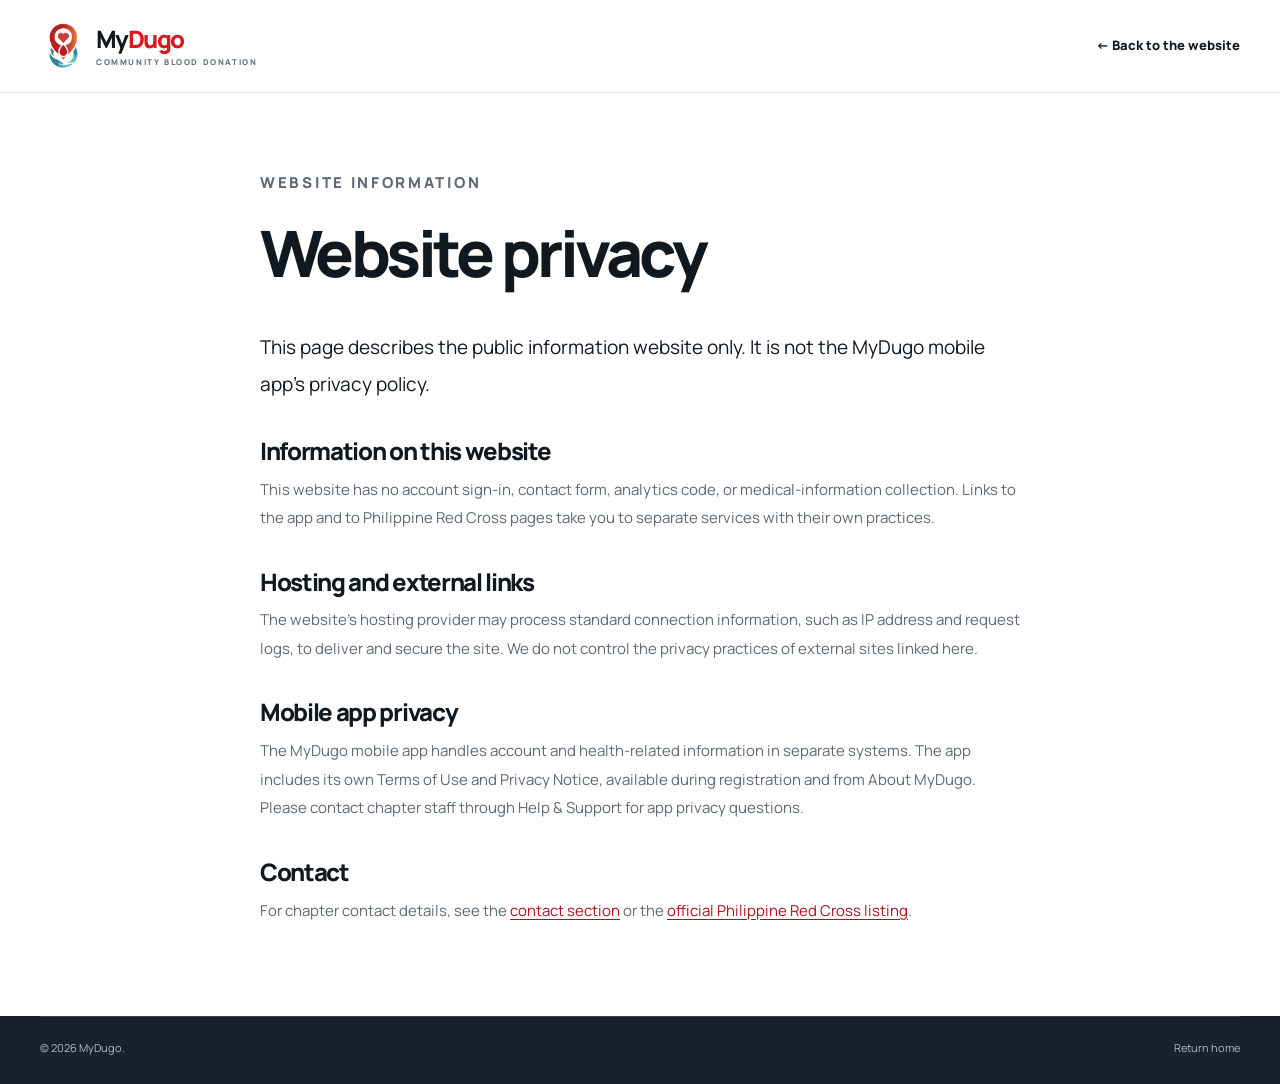
<file: privacy.html>
<!doctype html>
<html lang="en">
<head>
  <meta charset="utf-8">
  <meta name="viewport" content="width=device-width, initial-scale=1">
  <meta name="theme-color" content="#f8f7f4">
  <meta name="description" content="Privacy information for the public MyDugo website.">
  <title>Website privacy | MyDugo</title>
  <link rel="icon" type="image/png" href="assets/logo.png">
  <link rel="stylesheet" href="styles.css?v=20261005r">
</head>
<body>
  <a class="skip-link" href="#main">Skip to content</a>
  <header class="site-header"><div class="container header-inner"><a class="brand" href="index.html" aria-label="MyDugo home"><img src="assets/logo.png" alt="" width="44" height="44"><span>My<span class="brand-red">Dugo</span><small>COMMUNITY BLOOD DONATION</small></span></a><a class="back-link" href="index.html">← Back to the website</a></div></header>
  <main id="main" class="policy-page section-pad"><div class="container policy-container"><p class="section-kicker">WEBSITE INFORMATION</p><h1>Website privacy</h1><p class="lead">This page describes the public information website only. It is not the MyDugo mobile app’s privacy policy.</p><h2>Information on this website</h2><p>This website has no account sign-in, contact form, analytics code, or medical-information collection. Links to the app and to Philippine Red Cross pages take you to separate services with their own practices.</p><h2>Hosting and external links</h2><p>The website’s hosting provider may process standard connection information, such as IP address and request logs, to deliver and secure the site. We do not control the privacy practices of external sites linked here.</p><h2>Mobile app privacy</h2><p>The MyDugo mobile app handles account and health-related information in separate systems. The app includes its own Terms of Use and Privacy Notice, available during registration and from About MyDugo. Please contact chapter staff through Help &amp; Support for app privacy questions.</p><h2>Contact</h2><p>For chapter contact details, see the <a href="index.html#contact">contact section</a> or the <a href="https://redcross.org.ph/give-blood/" target="_blank" rel="noopener noreferrer">official Philippine Red Cross listing</a>.</p></div></main>
  <footer class="footer"><div class="container footer-bottom"><span>© 2026 MyDugo.</span><a href="index.html">Return home</a></div></footer>
</body>
</html>
</file>
<file: styles.css>
@font-face {
  font-family: Manrope;
  src: url("assets/Manrope.ttf") format("truetype");
  font-style: normal;
  font-weight: 200 800;
  font-display: swap;
}
:root {
  --paper: #f7f7f5;
  --white: #fff;
  --ink: #101820;
  --muted: #5e6974;
  --red: #d71920;
  --red-dark: #ac121b;
  --rose: #fff1f1;
  --line: #e3e6e7;
  --max: 1320px;
}
*, *::before, *::after { box-sizing: border-box; }
html { scroll-behavior: smooth; scroll-padding-top: 94px; }
body { margin: 0; background: var(--paper); color: var(--ink); font-family: Manrope, Arial, sans-serif; line-height: 1.65; -webkit-font-smoothing: antialiased; }
img { display: block; max-width: 100%; }
a { color: inherit; text-decoration: none; }
button { font: inherit; }
h1, h2, h3, p, figure { margin-top: 0; }
h1, h2, h3 { line-height: 1.08; letter-spacing: -.055em; }
h1, h2 { font-weight: 800; }
h3 { font-weight: 750; }
h2 { font-size: clamp(38px, 4vw, 58px); margin-bottom: 24px; }
:focus-visible { outline: 3px solid #eb6067; outline-offset: 4px; }
.container { width: min(calc(100% - 80px), var(--max)); margin-inline: auto; }
.section { padding-block: 76px; }
.section-pad { padding-block: 76px; }
.icon-library { display: none; }
.icon { width: 20px; height: 20px; fill: none; stroke: currentColor; stroke-width: 1.7; stroke-linecap: round; stroke-linejoin: round; flex: none; }
.skip-link { position: fixed; top: -80px; left: 16px; z-index: 100; background: var(--ink); color: #fff; padding: 11px 18px; border-radius: 7px; }
.skip-link:focus { top: 12px; }
.kicker, .section-kicker { color: var(--red); font-size: 11px; font-weight: 800; letter-spacing: .18em; text-transform: uppercase; margin-bottom: 20px; }
.section-heading { display: grid; grid-template-columns: minmax(0, 1fr) 350px; align-items: end; gap: 80px; margin-bottom: 32px; }
.section-heading h2 { max-width: 800px; margin-bottom: 0; }
.section-heading > p { max-width: 350px; margin-bottom: 5px; color: var(--muted); font-size: 15px; line-height: 1.85; }
.inline-link { display: inline-flex; align-items: center; gap: 8px; color: var(--red-dark); font-size: 13px; font-weight: 800; border-bottom: 1px solid #df9ea2; padding-bottom: 4px; }
.inline-link .icon { width: 15px; height: 15px; }
.inline-link:hover { color: var(--red); border-color: var(--red); }
.button { display: inline-flex; align-items: center; justify-content: space-between; gap: 24px; min-height: 54px; padding: 13px 20px; border: 1px solid transparent; border-radius: 8px; font-size: 13px; font-weight: 800; line-height: 1.4; transition: background .18s, border-color .18s, transform .18s; }
.button:hover { transform: translateY(-2px); }
.button:active { transform: translateY(1px); }
.button-primary { background: var(--red); color: #fff; }
.button-primary:hover { background: var(--red-dark); }
.button-outline { border-color: #ccd1d4; background: rgba(255,255,255,.75); }
.button-outline:hover { border-color: var(--ink); }

/* Header */
.site-header { position: sticky; top: 0; z-index: 30; border-bottom: 1px solid #efe6e7; background: rgba(255,255,255,.97); backdrop-filter: blur(12px); }
.header-inner { display: flex; align-items: center; justify-content: space-between; gap: 25px; height: 92px; transition: height .2s; }
.site-header.is-compact .header-inner { height: 72px; }
.brand { display: inline-flex; align-items: center; gap: 10px; flex: none; color: var(--ink); font-size: 24px; font-weight: 800; line-height: 1; letter-spacing: -.065em; }
.brand img { width: 46px; height: 46px; object-fit: contain; }
.brand b, .brand-red { color: var(--red); }
.brand small { display: block; margin-top: 7px; color: #64717b; font-size: 8px; font-weight: 800; letter-spacing: .2em; }
.site-nav { display: flex; align-items: center; gap: clamp(13px, 1.55vw, 26px); font-size: 12px; font-weight: 800; }
.site-nav > a:not(.nav-download) { white-space: nowrap; transition: color .18s; }
.site-nav > a:not(.nav-download):hover { color: var(--red); }
.nav-download { display: inline-flex; align-items: center; gap: 14px; background: var(--red); color: #fff; min-height: 45px; padding: 10px 15px; border-radius: 7px; white-space: nowrap; transition: background .18s; }
.nav-download:hover { background: var(--red-dark); }
.nav-download .icon { width: 16px; height: 16px; }
.menu-toggle { display: none; }
.back-link { font-size: 13px; font-weight: 800; }
.back-link:hover { color: var(--red); }

/* Hero */
.hero { overflow: hidden; color: var(--ink); background: #fff; }
.hero-stage { position: relative; isolation: isolate; min-height: 650px; background: #e9edf0; }
.hero-scene { position: absolute; inset: 0; margin: 0; overflow: hidden; }
.hero-scene img { width: 100%; height: 100%; object-fit: cover; object-position: center 50%; }
.hero-scene::after { content: ""; position: absolute; inset: 0; background: linear-gradient(90deg, #fff 0%, rgba(255,255,255,.99) 18%, rgba(255,255,255,.91) 33%, rgba(255,255,255,.52) 52%, rgba(255,255,255,.03) 75%); pointer-events: none; }
.hero-content { position: relative; z-index: 1; display: flex; align-items: center; min-height: 650px; padding-block: 55px 75px; }
.hero-copy { max-width: 545px; }
.hero-kicker { display: inline-flex; align-items: center; gap: 9px; margin-bottom: 29px; padding: 9px 13px; border: 1px solid #f6d7da; border-radius: 100px; background: #fff4f5; color: #ae1822; font-size: 10px; font-weight: 800; letter-spacing: .13em; }
.hero-kicker span { flex: none; width: 14px; height: 2px; background: var(--red); }
.eyebrow { display: flex; align-items: center; gap: 12px; margin-bottom: 23px; color: #58626b; font-size: 10px; font-weight: 800; letter-spacing: .15em; }
.eyebrow span { flex: none; width: 30px; height: 2px; background: var(--red); }
.hero h1 { max-width: 560px; font-size: clamp(52px, 5vw, 78px); line-height: 1.02; margin-bottom: 30px; letter-spacing: -.07em; }
.hero h1 em { color: var(--red); font-style: normal; }
.hero-lede { max-width: 480px; color: #46525c; font-size: clamp(17px, 1.3vw, 19px); line-height: 1.75; margin-bottom: 32px; }
.hero-actions { display: flex; flex-wrap: wrap; gap: 12px; }
.hero .button-primary { background: var(--red); box-shadow: 0 10px 23px rgba(215,25,32,.17); }
.hero .button-primary:hover { background: var(--red-dark); }
.hero .button-outline { color: var(--red-dark); border-color: #eac2c5; background: #fff; }
.hero .button-outline:hover { background: #fff7f7; border-color: var(--red); }
.hero-assurance { display: flex; align-items: flex-start; gap: 11px; max-width: 475px; margin: 28px 0 0; color: #58626b; font-size: 12px; line-height: 1.75; }
.hero-assurance .icon { flex: none; width: 18px; height: 18px; margin-top: 2px; color: var(--red); }
.photo-figure { margin: 0; }
.photo-figure figcaption { position: absolute; left: 0; right: 0; bottom: 0; padding-top: 7px; color: #68747d; font-size: 10px; line-height: 1.45; }
.photo-figure figcaption a { text-decoration: underline; text-underline-offset: 2px; }
.hero-foot { display: grid; grid-template-columns: repeat(3, minmax(0, 1fr)); gap: 12px; padding-block: 24px 34px; }
.hero-foot-item { display: flex; gap: 14px; align-items: flex-start; padding: 18px; border: 1px solid #f0e3e5; border-radius: 12px; background: #fff; box-shadow: 0 12px 30px rgba(80, 35, 41, .035); }
.hero-foot-item:first-child { padding: 18px; border: 1px solid #f0e3e5; }
.hero-foot-number { display: grid; flex: none; place-items: center; width: 30px; height: 30px; border-radius: 8px; background: #fff1f2; color: var(--red-dark); font-size: 12px; font-weight: 800; }
.hero-foot-item strong, .hero-foot-item small { display: block; }
.hero-foot-item strong { font-size: 13px; line-height: 1.5; }
.hero-foot-item small { max-width: 230px; margin-top: 3px; color: #66717b; font-size: 11px; line-height: 1.6; }

/* Services and donor journey */
.services { background: var(--white); }
.services-grid { display: grid; grid-template-columns: repeat(6, minmax(0, 1fr)); gap: 10px; }
.service-card { position: relative; min-height: 215px; padding: 22px 17px; border: 1px solid var(--line); border-radius: 9px; background: #fff; transition: border-color .18s, transform .18s; }
.service-card:hover { border-color: #e8b9bd; transform: translateY(-2px); }
.card-icon { display: grid; place-items: center; width: 44px; height: 44px; color: var(--red); background: var(--rose); border-radius: 50%; margin-bottom: 31px; }
.card-icon .icon { width: 22px; height: 22px; }
.card-number { position: absolute; top: 29px; right: 17px; color: #8d979e; font-size: 10px; font-weight: 800; letter-spacing: .1em; }
.service-card h3 { font-size: 16px; margin-bottom: 9px; }
.service-card p { max-width: 300px; margin: 0; color: var(--muted); font-size: 12px; line-height: 1.6; }
.donation { background: var(--paper); }
.journey-list { list-style: none; display: grid; grid-template-columns: repeat(5, minmax(0,1fr)); gap: 20px; padding: 0; margin: 42px 0 30px; }
.journey-list li { position: relative; border-top: 1px solid #cfd4d5; padding: 28px 10px 0 0; }
.journey-list li::before { content: ""; position: absolute; top: -5px; left: 0; width: 9px; height: 9px; background: var(--red); border-radius: 50%; }
.journey-list li > span { display: block; margin-bottom: 27px; color: var(--red); font-size: 11px; font-weight: 800; letter-spacing: .15em; }
.journey-list h3 { max-width: 185px; font-size: 19px; margin-bottom: 11px; }
.journey-list p { max-width: 205px; color: var(--muted); font-size: 13px; line-height: 1.75; }
.journey-note { display: flex; gap: 19px; align-items: flex-start; max-width: 820px; margin: 0; padding: 24px 27px; border: 1px solid #ead9db; border-left: 4px solid var(--red); border-radius: 10px; background: #fff; box-shadow: 0 12px 30px rgba(28, 36, 44, .04); }
.journey-note-icon { display: grid; flex: none; place-items: center; width: 46px; height: 46px; border-radius: 50%; background: #fff0f1; color: var(--red); }
.journey-note-icon .icon { width: 22px; height: 22px; }
.journey-note h3 { margin: 0 0 7px; color: var(--ink); font-size: 18px; line-height: 1.3; }
.journey-note p { max-width: 620px; margin: 0; color: #4b5963; font-size: 15px; line-height: 1.65; }

/* Education and app */
.why { background: #fff; }
.why-layout { display: grid; grid-template-columns: .72fr 2.28fr; gap: 5%; }
.why-intro h2 { max-width: 500px; }
.why-intro > p:not(.kicker) { max-width: 480px; color: var(--muted); font-size: 17px; line-height: 1.8; }
.why-intro .inline-link { margin-top: 14px; }
.why-list { display: grid; grid-template-columns: repeat(5, minmax(0,1fr)); gap: 10px; align-items: stretch; }
.why-list article { display: flex; flex-direction: column; min-width: 0; overflow: hidden; border: 1px solid var(--line); border-radius: 8px; background: #fbfbfa; }
.why-list article > span { padding: 20px 15px 0; color: var(--red); font-size: 11px; font-weight: 800; }
.why-list article > div { padding: 0 15px 24px; }
.why-list h3 { font-size: 15px; margin: 26px 0 8px; }
.why-list p { margin: 0; color: var(--muted); font-size: 12px; line-height: 1.6; }
.why-list article > .why-card-image { padding: 0; margin-top: auto; overflow: hidden; }
.why-card-image > img { display: block; width: 100%; height: clamp(200px, 23vw, 290px); object-fit: cover; }
.why-list article:nth-child(3) img { object-position: center 28%; }
.why-list article:nth-child(4) img { object-position: center 38%; }
.why-list article:nth-child(5) img { object-position: center 25%; }
@media (hover: hover) and (pointer: fine) {
  .why-list article:hover { border-color: #e8a7ad; }
}
@media (hover: hover) and (pointer: fine) and (prefers-reduced-motion: no-preference) {
  .why-list article { transition: transform 220ms ease, box-shadow 220ms ease, border-color 220ms ease; }
  .why-card-image > img { transition: transform 220ms ease; }
  .why-list article:hover { transform: translateY(-5px); box-shadow: 0 12px 28px rgba(16,24,32,.12); }
  .why-list article:hover img { transform: scale(1.03); }
}
.why-list .why-disclosure { grid-column: 1 / -1; margin: 7px 0 0; color: #59656f; font-size: 11px; line-height: 1.6; }
.app-section { background: #fff; overflow: hidden; padding-top: 52px; }
.app-section > .container { display: grid; grid-template-columns: minmax(0,.85fr) minmax(0,1.15fr) minmax(0,.85fr); gap: clamp(22px,3vw,44px); align-items: center; }
.app-section .app-intro { display: block; margin: 0; }
.app-intro > p { max-width: 350px; margin: 23px 0 0; color: var(--muted); font-size: 14px; line-height: 1.8; }
.role-switcher { display: flex; flex-wrap: wrap; gap: 7px; margin-top: 31px; }
.role-switcher button { min-height: 44px; padding: 9px 13px; border: 1px solid #d5dadd; border-radius: 6px; background: #fff; color: var(--ink); font: inherit; font-size: 12px; font-weight: 800; cursor: pointer; transition: background .16s,border-color .16s,color .16s; }
.role-switcher button:hover { border-color: var(--red); }
.role-switcher button.is-active { border-color: var(--red); background: var(--red); color: #fff; }
.role-switcher button:focus-visible { outline: 3px solid var(--red); outline-offset: 3px; }
.role-stage { position: relative; min-width: 0; height: 585px; perspective: 1100px; transform-style: preserve-3d; }
.role-stage::before { content: ''; position: absolute; z-index: 0; inset: 8% -8% 10%; border-radius: 50%; background: radial-gradient(ellipse at center, rgba(207, 30, 46, .08), rgba(47, 67, 85, .04) 40%, transparent 72%); pointer-events: none; }
.role-stage::after { content: ''; position: absolute; z-index: 0; left: 12%; right: 2%; bottom: 20px; height: 35px; border-radius: 50%; background: rgba(18, 29, 39, .12); filter: blur(23px); pointer-events: none; }
.role-shot { position: absolute; top: 10px; left: -8%; width: min(57%,260px); margin: 0; opacity: 0; visibility: hidden; pointer-events: none; transform: translate3d(-16%, 14px, -90px) rotateY(12deg) rotateZ(-6deg) scale(.84); transition: left .62s cubic-bezier(.22,1,.36,1), top .62s cubic-bezier(.22,1,.36,1), transform .62s cubic-bezier(.22,1,.36,1), opacity .42s ease, visibility 0s .62s; }
.role-shot.is-active { z-index: 2; left: 0; opacity: 1; visibility: visible; transform: translate3d(0, 0, 44px) rotateY(7deg) rotateZ(-3deg); transition: left .62s cubic-bezier(.22,1,.36,1), top .62s cubic-bezier(.22,1,.36,1), transform .62s cubic-bezier(.22,1,.36,1), opacity .42s ease, visibility 0s; }
.role-shot.is-next { z-index: 1; left: 43%; top: 46px; opacity: 1; visibility: visible; transform: translate3d(0, 26px, -75px) rotateY(-9deg) rotateZ(4deg) scale(.93); transform-origin: right top; transition: left .62s cubic-bezier(.22,1,.36,1), top .62s cubic-bezier(.22,1,.36,1), transform .62s cubic-bezier(.22,1,.36,1), opacity .42s ease, visibility 0s; }
.role-shot.is-next::after { content: attr(data-label); position: absolute; top: 16px; right: 14px; padding: 5px 8px; border-radius: 4px; background: rgba(255,255,255,.94); color: var(--ink); font-size: 10px; font-weight: 800; }
.phone-frame { position: relative; overflow: hidden; border: 7px solid #17212b; border-radius: 32px; background: #17212b; box-shadow: inset 2px 2px 0 rgba(255,255,255,.24), inset -2px -2px 0 rgba(0,0,0,.35), 0 12px 20px rgba(16,24,32,.12), 0 30px 55px rgba(16,24,32,.18); transition: box-shadow .62s ease; }
.role-shot.is-active .phone-frame { box-shadow: inset 2px 2px 0 rgba(255,255,255,.25), inset -2px -2px 0 rgba(0,0,0,.35), 0 18px 24px rgba(16,24,32,.13), 0 38px 65px rgba(16,24,32,.22); }
.phone-frame img { display: block; width: 100%; height: auto; aspect-ratio: 390 / 844; object-fit: cover; object-position: top; border-radius: 24px; }
.role-shot figcaption { margin-top: 15px; color: var(--muted); font-size: 11px; line-height: 1.5; text-align: center; }
.role-shot.is-next figcaption { display: none; }
.role-details { align-self: center; }
.role-detail .kicker { margin-bottom: 18px; }
.role-detail h3 { font-size: clamp(25px,2.2vw,34px); line-height: 1.12; letter-spacing: -.045em; }
.role-detail > p:not(.kicker) { color: var(--muted); font-size: 14px; line-height: 1.8; }
.role-detail ul { list-style: none; margin: 25px 0 0; padding: 0; border-top: 1px solid var(--line); }
.role-detail li { position: relative; padding: 13px 0 13px 23px; border-bottom: 1px solid var(--line); font-size: 13px; font-weight: 750; }
.role-detail li::before { content: ''; position: absolute; top: 19px; left: 0; width: 8px; height: 8px; border-radius: 50%; background: var(--red); }
.role-detail:not([hidden]) { animation: role-copy-enter .44s cubic-bezier(.22,1,.36,1) both; }
@keyframes role-copy-enter { from { opacity: 0; transform: translateX(16px); } to { opacity: 1; transform: translateX(0); } }
.demo-disclosure { padding-top: 18px; color: #59656f; font-size: 11px; line-height: 1.7; }

/* Audiences and response */
.audiences { background: #fff; }
.audiences h2 { max-width: 650px; margin-bottom: 46px; }
.audience-grid { display: grid; grid-template-columns: repeat(4, minmax(0,1fr)); gap: 12px; }
.audience-grid article { display: flex; flex-direction: column; min-height: 306px; padding: 28px; border: 1px solid var(--line); border-radius: 10px; background: #fff; }
.audience-grid article > span { margin-bottom: 48px; color: var(--red); font-size: 10px; font-weight: 850; letter-spacing: .15em; }
.audience-grid h3 { font-size: 23px; margin-bottom: 14px; }
.audience-grid p { color: var(--muted); font-size: 13px; line-height: 1.7; }
.audience-grid a { margin-top: auto; color: var(--red-dark); font-size: 12px; font-weight: 850; }
.audience-grid a:hover { color: var(--red); }
.assistance { padding-block: 88px; color: #fff; background: #16212b; }
.assistance-inner { display: grid; grid-template-columns: 1fr 330px; gap: 13%; align-items: end; }
.assistance .kicker { color: #ffa6ab; }
.assistance h2 { max-width: 700px; }
.assistance-inner > div > p:not(.kicker) { max-width: 680px; color: #d5dde2; font-size: 17px; line-height: 1.8; }
.assistance-actions { display: flex; gap: 26px; align-items: center; flex-wrap: wrap; margin-top: 30px; }
.button-light { background: #fff; color: var(--ink); }
.button-light:hover { background: #f0e4e3; }
.text-link-light { border-bottom: 1px solid #aab7bf; padding-bottom: 4px; color: #fff; font-size: 13px; font-weight: 800; }
.emergency-notice { display: flex; align-items: flex-start; gap: 12px; margin: 0; padding: 21px; border-left: 2px solid #e85258; background: #22313c; color: #d9e0e4; font-size: 12px; line-height: 1.8; }
.emergency-notice .icon { color: #ffb7bb; }
.volunteer { background: var(--paper); }
.volunteer-grid { display: grid; grid-template-columns: 1.05fr .95fr; gap: 10%; align-items: center; }
.volunteer-media { position: relative; padding-bottom: 27px; }
.volunteer-media img { width: 100%; height: 495px; object-fit: cover; object-position: center; border-radius: 10px; }
.volunteer-copy h2 { max-width: 580px; }
.volunteer-copy > p:not(.kicker) { max-width: 530px; color: var(--muted); font-size: 16px; line-height: 1.8; }
.volunteer-actions { display: flex; align-items: center; flex-wrap: wrap; gap: 25px; margin-top: 27px; }
.about { background: #fff; }
.about-grid { display: grid; grid-template-columns: minmax(0,1.04fr) minmax(0,.96fr); gap: 6%; align-items: center; }
.about-media { position: relative; padding-bottom: 27px; }
.about-media img { width: 100%; height: 480px; object-fit: cover; border-radius: 10px; }
.about-lede { max-width: 530px; font-size: 20px; font-weight: 650; line-height: 1.55; }
.about-detail > p { color: var(--muted); font-size: 16px; line-height: 1.9; }
.value-list { display: flex; flex-wrap: wrap; gap: 17px; list-style: none; padding: 0; margin: 24px 0 0; }
.value-list li { display: inline-flex; flex-direction: column; gap: 9px; color: var(--muted); font-size: 11px; font-weight: 750; }
.value-list li::before { content: ""; width: 24px; height: 24px; border: 7px solid var(--rose); border-radius: 50%; background: var(--red); }
.about-links { display: flex; gap: 22px; flex-wrap: wrap; margin-top: 28px; }
.impact { color: #fff; background: #1b252d; }
.impact .kicker { color: #f89ba1; }
.impact-grid { display: grid; grid-template-columns: 1fr .9fr; gap: 14%; }
.impact-grid > div > p:not(.kicker) { color: #d6dce0; font-size: 16px; line-height: 1.8; }
.story-note { display: flex; align-items: flex-start; gap: 16px; margin-top: 29px; padding-top: 24px; border-top: 1px solid #d9dada; }
.story-note .icon { color: var(--red); }
.story-note strong, .story-note span { display: block; }
.story-note strong { font-size: 15px; }
.story-note span { color: #d6dce0; font-size: 13px; margin-top: 4px; }
.impact .story-note { border-color: #46515a; }

/* FAQ, download and contact */
.faq { background: #fff; }
.faq-grid { display: grid; grid-template-columns: .75fr 1fr; gap: 14%; }
.faq-grid > div > p:not(.kicker) { color: var(--muted); font-size: 15px; line-height: 1.8; }
.faq-list { border-top: 1px solid var(--line); }
.faq-list details { border-bottom: 1px solid var(--line); }
.faq-list summary { display: flex; align-items: center; justify-content: space-between; gap: 20px; min-height: 68px; padding: 19px 0; list-style: none; cursor: pointer; font-size: 15px; font-weight: 800; }
.faq-list summary::-webkit-details-marker { display: none; }
.faq-list summary::after { content: "+"; color: var(--red); font-size: 23px; font-weight: 450; line-height: 1; }
.faq-list details[open] summary::after { content: "âˆ’"; }
.faq-list details p { max-width: 650px; color: var(--muted); margin: 0 25px 22px 0; font-size: 14px; line-height: 1.8; }
.faq-list details a { color: var(--red-dark); text-decoration: underline; text-underline-offset: 2px; }
.download { padding-block: 105px; color: #fff; background: #a71424; }
.download-grid { display: grid; grid-template-columns: 1fr .78fr; gap: 12%; align-items: center; }
.download .kicker { color: #ffd8da; }
.download h2 { max-width: 640px; }
.download-grid > div:first-child > p:not(.kicker) { max-width: 540px; color: #f6e3e5; font-size: 17px; line-height: 1.8; }
.download-platform { display: flex; align-items: center; gap: 10px; margin-top: 29px; font-size: 13px; font-weight: 750; }
.download-panel { padding: 39px; border-radius: 12px; background: #fff; color: var(--ink); }
.download-panel > span { color: var(--red); font-size: 10px; font-weight: 850; letter-spacing: .18em; }
.download-panel h3 { margin: 19px 0 15px; font-size: 30px; }
.download-panel p { margin-bottom: 25px; color: var(--muted); font-size: 14px; line-height: 1.75; }
.download-panel .release-details { margin: -6px 0 20px; color: #33414c; font-size: 12px; line-height: 1.7; }
.download-panel .download-link { display: flex; align-items: center; justify-content: space-between; gap: 15px; width: 100%; min-height: 55px; padding: 12px 15px; border: 1px solid var(--red); border-radius: 7px; background: var(--red); color: #fff; font-weight: 800; font-size: 13px; text-decoration: none; }
.download-panel .download-link:hover { background: #a8091a; border-color: #a8091a; }
.download-panel .release-hash { margin: 17px 0 0; color: #33414c; font-size: 11px; overflow-wrap: anywhere; }
.download-panel .release-hash code { font-family: ui-monospace, SFMono-Regular, Consolas, monospace; }
.download-panel small { display: block; margin-top: 14px; color: #67737c; font-size: 11px; line-height: 1.6; }
.contact { background: #fff; }
.contact-grid { display: grid; grid-template-columns: 1fr .82fr; gap: 13%; }
.contact-grid > div > p:not(.kicker) { max-width: 520px; color: var(--muted); font-size: 16px; line-height: 1.8; }
.contact-card { padding: 29px 0; border-top: 2px solid var(--red); }
.contact-eyebrow { display: block; margin-bottom: 26px; color: var(--red); font-size: 10px; font-weight: 850; letter-spacing: .14em; }
.contact-card > div { display: flex; align-items: flex-start; gap: 12px; }
.contact-card > div .icon { color: var(--red); }
.contact-card address { font-style: normal; font-size: 19px; font-weight: 750; line-height: 1.55; }
.contact-card > p { margin: 20px 0; color: var(--muted); font-size: 13px; }
.contact-phone { display: inline-flex; align-items: center; gap: 15px; margin: 5px 0 22px; font-size: 30px; font-weight: 800; letter-spacing: -.04em; }
.contact-phone .icon { color: var(--red); }
.contact-phone:hover { color: var(--red); }
.contact-card > .inline-link { display: flex; width: fit-content; }
.footer { background: #17222c; color: #fff; }
.footer-main { display: grid; grid-template-columns: .7fr 1.3fr; gap: 11%; padding: 72px 0 64px; }
.footer .brand { color: #fff; }
.footer-brand p { max-width: 350px; margin: 23px 0 0; color: #bac5cc; font-size: 13px; line-height: 1.8; }
.footer-links { display: grid; grid-template-columns: repeat(3, minmax(0,1fr)); gap: 25px; }
.footer-links > div { display: flex; flex-direction: column; align-items: flex-start; gap: 11px; }
.footer-links strong { font-size: 10px; letter-spacing: .14em; text-transform: uppercase; margin-bottom: 12px; }
.footer-links a { color: #bac5cc; font-size: 12px; line-height: 1.4; }
.footer-links a:hover { color: #fff; text-decoration: underline; text-underline-offset: 3px; }
.footer-bottom { display: flex; justify-content: space-between; gap: 22px; padding: 22px 0 27px; border-top: 1px solid #394650; color: #aebbc4; font-size: 11px; }
.policy-page { min-height: 70vh; background: #fff; }
.policy-container { max-width: 760px; }
.policy-page h1 { font-size: clamp(42px, 5vw, 64px); }
.policy-page h2 { font-size: 24px; margin: 36px 0 12px; }
.policy-page p { color: var(--muted); font-size: 15px; line-height: 1.9; }
.policy-page .lead { color: var(--ink); font-size: 19px; }
.policy-page a { color: var(--red-dark); text-decoration: underline; text-underline-offset: 3px; }

@media (max-width: 1200px) {
  .container { width: min(calc(100% - 56px), var(--max)); }
  .site-nav { gap: 13px; font-size: 11px; }
  .brand { font-size: 21px; }
  .brand img { width: 42px; height: 42px; }
  .role-stage { height: 550px; }
  .services-grid { grid-template-columns: repeat(3, minmax(0, 1fr)); }
  .why-list { grid-template-columns: repeat(3, minmax(0, 1fr)); }
}
@media (max-width: 1020px) {
  .header-inner { height: 76px; }
  .site-header.is-compact .header-inner { height: 66px; }
  .brand { min-height: 44px; }
  .menu-toggle { display: flex; flex-direction: column; align-items: center; justify-content: center; gap: 5px; width: 46px; height: 46px; border: 1px solid #cfd6d9; border-radius: 7px; background: #fff; cursor: pointer; }
  .menu-toggle span { width: 19px; height: 2px; background: var(--ink); }
  .site-nav { display: none; position: absolute; top: 100%; left: 0; right: 0; max-height: calc(100vh - 66px); overflow-y: auto; padding: 12px 28px 26px; border-bottom: 1px solid var(--line); background: #fff; box-shadow: 0 20px 34px rgba(16,24,32,.1); flex-direction: column; align-items: stretch; gap: 0; font-size: 15px; }
  .site-nav.is-open { display: flex; }
  .site-nav > a:not(.nav-download) { display: flex; align-items: center; min-height: 44px; padding: 10px 0; }
  .nav-download { justify-content: space-between; margin-top: 7px; padding-inline: 15px; }
  .photo-figure { padding-bottom: 0; }
  .photo-figure figcaption { position: static; display: block; padding-top: 7px; }
  .photo-figure figcaption a { display: inline-flex; align-items: center; min-height: 44px; }
  .hero-foot a, .inline-link, .back-link, .contact-phone, .footer-bottom a, .audience-grid a, .text-link-light { min-height: 44px; }
  .audience-grid a, .text-link-light { display: inline-flex; align-items: center; }
  .footer-links > div { gap: 0; }
  .footer-links a { display: inline-flex; align-items: center; min-height: 44px; }
  .faq-list details a, .policy-page p a { padding-block: 13px; }
  .section, .section-pad { padding-block: 64px; }
  .section-heading { grid-template-columns: 1fr 300px; gap: 35px; }

  .why-layout { grid-template-columns: 1fr; gap: 35px; }
  .why-list { grid-template-columns: repeat(2, minmax(0, 1fr)); }
  .why-card-image > img { height: auto; aspect-ratio: 2 / 3; }
  .audience-grid { grid-template-columns: repeat(2, minmax(0,1fr)); }
  .audience-grid article { min-height: 260px; }
  .audience-grid article > span { margin-bottom: 25px; }
  .app-section > .container { grid-template-columns: minmax(0, 1fr) minmax(0, 1fr); }
  .app-section .app-intro { grid-column: 1 / -1; grid-row: 1; }
  .app-intro > p { max-width: 660px; }
  .role-stage { grid-column: 1; grid-row: 2; }
  .role-details { grid-column: 2; grid-row: 2; }

}
@media (max-width: 760px) {
  html { scroll-padding-top: 78px; }
  .container { width: min(calc(100% - 40px), var(--max)); }
  .section, .section-pad { padding-block: 52px; }
  h2 { font-size: clamp(36px, 7vw, 48px); }
  .section-heading, .why-layout, .assistance-inner, .volunteer-grid, .about-grid, .impact-grid, .faq-grid, .download-grid, .contact-grid { grid-template-columns: 1fr; gap: 30px; }
  .section-heading { margin-bottom: 33px; }
  .section-heading > p { max-width: 600px; }


  .app-section > .container { grid-template-columns: 1fr; gap: 25px; }
  .app-section .app-intro { grid-column: 1; grid-row: 1; }
  .role-stage { grid-column: 1; grid-row: 2; width: min(100%, 520px); height: 625px; margin-inline: auto; }
  .role-details { grid-column: 1; grid-row: 3; }
  .why-list { grid-template-columns: repeat(2, minmax(0,1fr)); }
  .about-media img { height: 390px; }
  .hero-foot { min-height: 65px; }
  .services-grid { grid-template-columns: repeat(2, minmax(0,1fr)); }
  .journey-list { grid-template-columns: repeat(2, minmax(0,1fr)); margin-top: 40px; }
  .volunteer-media img { height: 390px; }
  .volunteer-copy { order: -1; }
  .footer-main { grid-template-columns: 1fr; gap: 40px; }
}
@media (max-width: 500px) {
  .header-inner { height: 70px; }
  .site-header.is-compact .header-inner { height: 64px; }
  .brand { font-size: 22px; }
  .brand img { width: 39px; height: 39px; }
  .brand small { font-size: 7px; }
  .eyebrow { font-size: 9px; gap: 10px; }
  .hero-actions { flex-direction: column; }
  .hero-actions .button { width: 100%; }
  .hero-assurance { margin-top: 23px; }
  .hero-foot > span { max-width: 175px; line-height: 1.5; }
  .services-grid, .journey-list, .audience-grid, .why-list { grid-template-columns: 1fr; }
  .service-card { min-height: 0; }
  .journey-list { gap: 12px; margin: 30px 0; }
  .journey-list li { display: flex; gap: 22px; padding: 17px 0 10px; }
  .journey-list li > span { flex: none; margin: 0; }
  .journey-list h3, .journey-list p { max-width: none; }
  .journey-note { flex-direction: column; gap: 14px; padding: 20px; }
  .role-stage { height: clamp(475px, 124vw, 625px); }
  .role-shot { width: 57%; }
  .role-shot.is-active { left: 6%; transform: translate3d(0, 0, 20px) rotateY(4deg) rotateZ(-2deg); }
  .role-shot.is-next { left: 44%; }
  .role-switcher { gap: 5px; }
  .role-switcher button { flex: 1 1 40%; padding-inline: 8px; }
  .about-media img { height: 300px; }
  .audience-grid article { min-height: 0; }
  .audience-grid article > span { margin-bottom: 30px; }
  .assistance { padding-block: 75px; }
  .assistance-actions, .volunteer-actions { align-items: flex-start; flex-direction: column; gap: 19px; }
  .assistance-actions .button, .volunteer-actions .button { width: 100%; }
  .volunteer-media img { height: 300px; }
  .download { padding-block: 78px; }
  .download-panel { padding: 27px; }
  .footer-links { grid-template-columns: repeat(2, minmax(0,1fr)); row-gap: 35px; }
  .footer-bottom { flex-direction: column; }
  .contact-phone { font-size: 26px; }
}
@media (prefers-reduced-motion: reduce) {
  html { scroll-behavior: auto; }
  *, *::before, *::after { animation-duration: .01ms !important; transition-duration: .01ms !important; transition-delay: 0ms !important; }
}

@media (max-width: 1020px) {
  .hero h1 { font-size: clamp(45px, 5.4vw, 62px); }
  .hero-scene::after { background: linear-gradient(90deg, #fff 0%, rgba(255,255,255,.98) 30%, rgba(255,255,255,.7) 55%, rgba(255,255,255,.1) 88%); }
}
@media (max-width: 760px) {
  .hero-stage, .hero-content { min-height: 760px; }
  .hero-content { align-items: flex-start; padding-block: 45px 145px; }
  .hero-scene img { object-position: 74% center; }
  .hero-scene::after { background: linear-gradient(180deg, #fff 0%, rgba(255,255,255,.99) 36%, rgba(255,255,255,.82) 59%, rgba(255,255,255,.06) 94%); }
  .hero-copy { max-width: 620px; }
  .hero h1 { max-width: 650px; font-size: clamp(43px, 8vw, 62px); }
  .hero-foot { grid-template-columns: 1fr; gap: 10px; padding-block: 20px 28px; }
  .hero-foot-item, .hero-foot-item:first-child { padding: 15px; }
}
@media (max-width: 500px) {
  .hero-kicker { font-size: 9px; letter-spacing: .11em; margin-bottom: 22px; }
  .hero h1 { font-size: clamp(42px, 11vw, 52px); margin-bottom: 22px; }
  .hero-lede { font-size: 16px; margin-bottom: 26px; }
  .hero-stage, .hero-content { min-height: 805px; }
}
</file>
